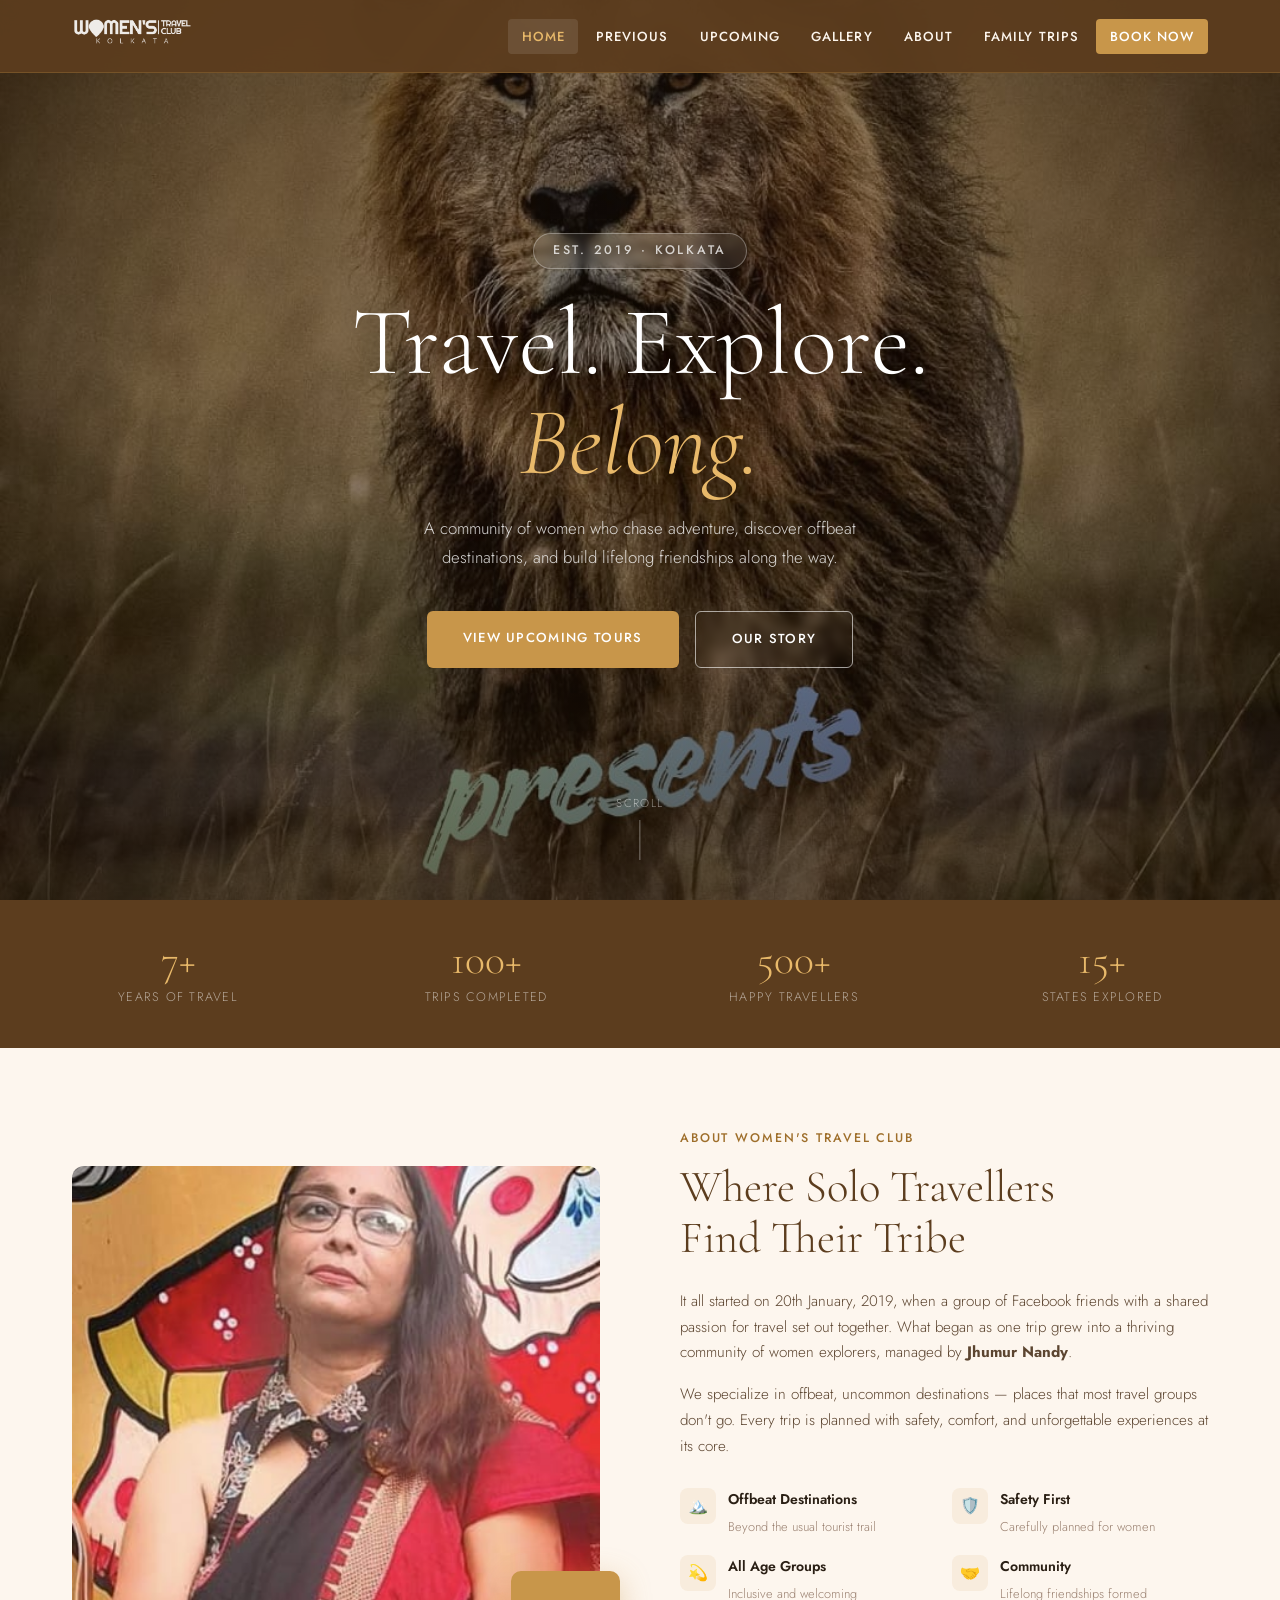
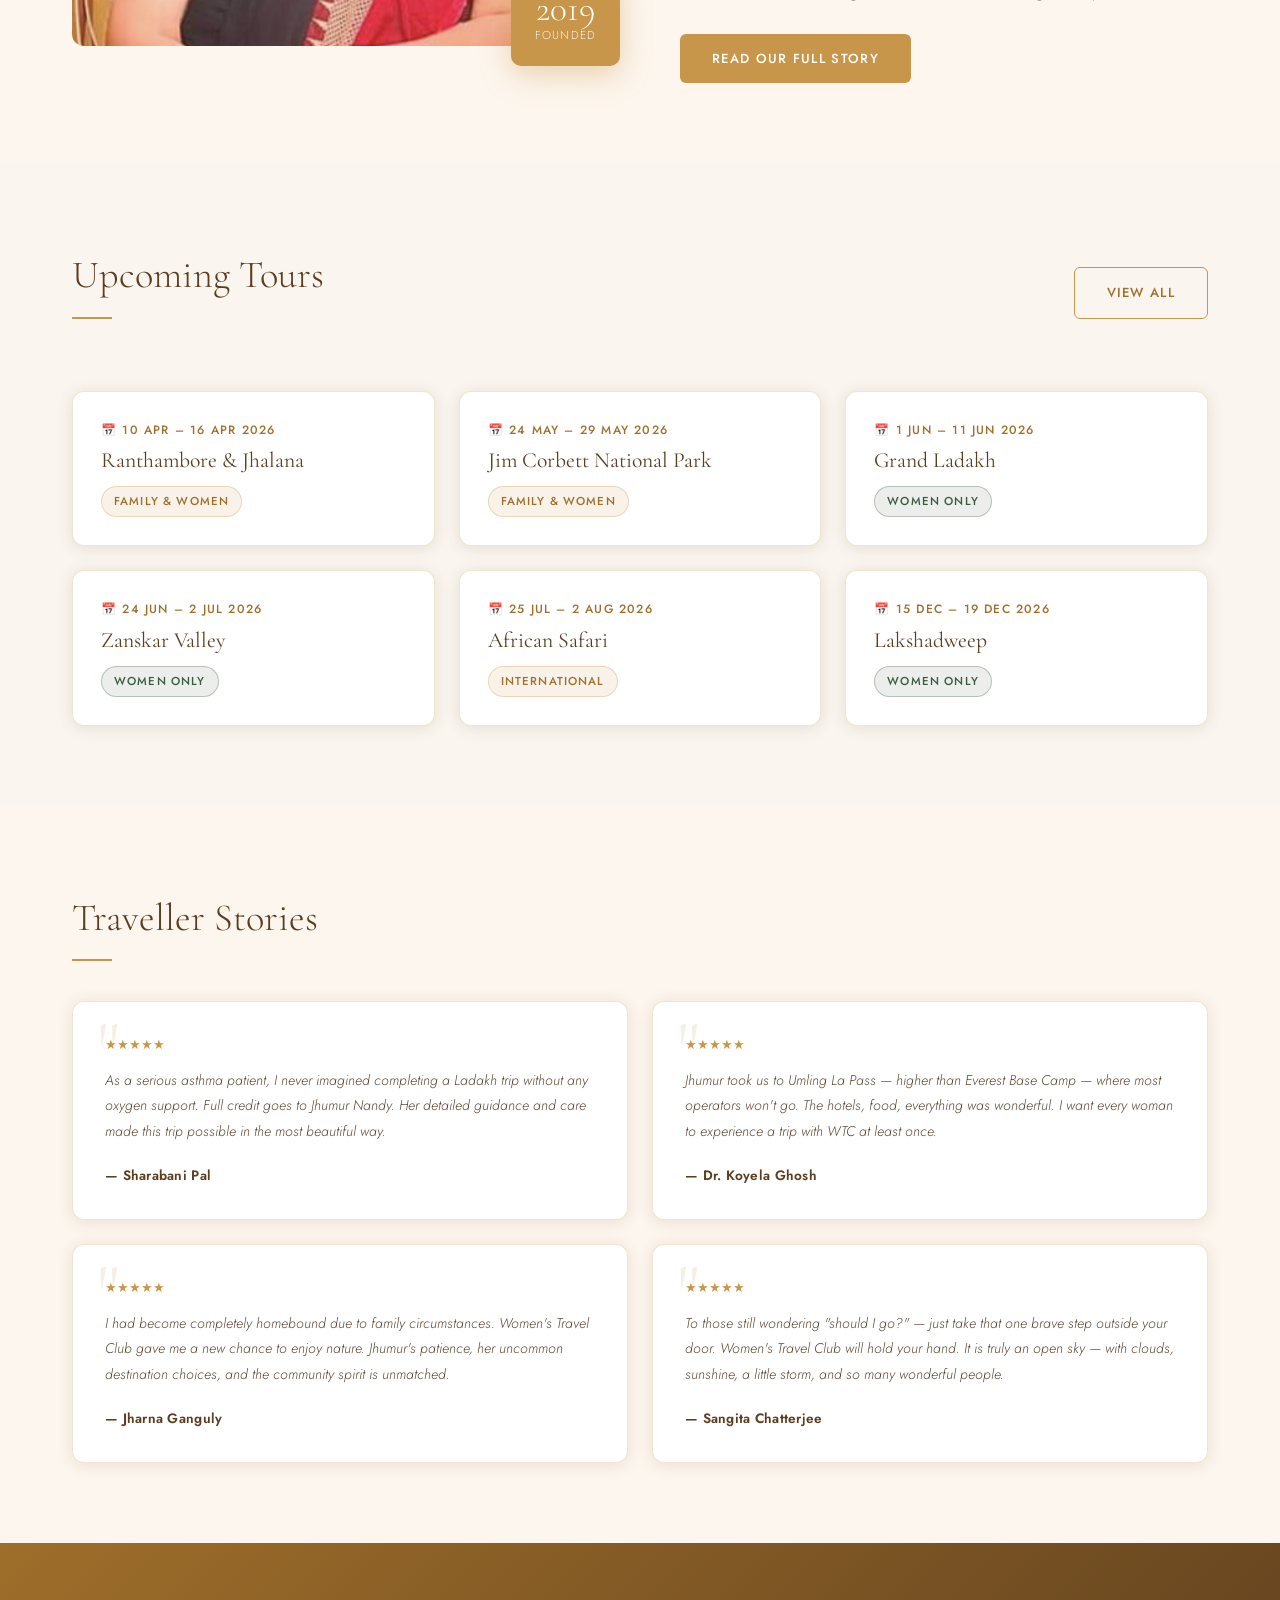
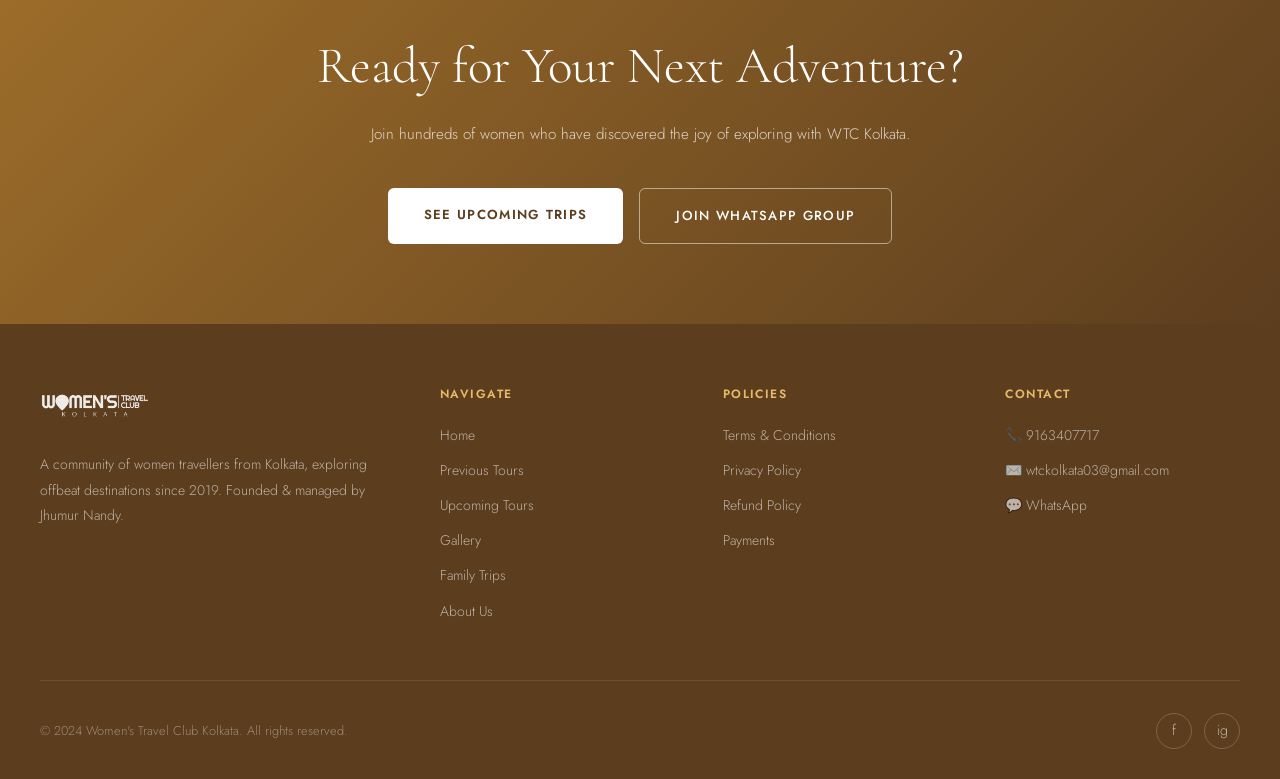
<file: index.html>
<!DOCTYPE html>
<html lang="en">
<head>
  <meta charset="UTF-8" />
  <meta name="viewport" content="width=device-width, initial-scale=1.0" />
  <title>Women's Travel Club Kolkata</title>
  <link rel="stylesheet" href="style.css" />
  <style>
    /* HERO */
    .hero {
      position: relative;
      height: 100vh;
      min-height: 600px;
      display: flex;
      align-items: center;
      justify-content: center;
      overflow: hidden;
      text-align: center;
    }
    .hero-bg {
      position: absolute; inset: 0;
      background: url('trip.jpg') center/cover no-repeat;
    }
    .hero-bg::after {
      content: '';
      position: absolute; inset: 0;
      background: linear-gradient(to bottom,
        rgba(30, 18, 6, 0.55) 0%,
        rgba(30, 18, 6, 0.35) 50%,
        rgba(30, 18, 6, 0.65) 100%);
    }
    .hero-content {
      position: relative; z-index: 2;
      max-width: 780px;
      padding: 2rem;
    }
    .hero-eyebrow {
      display: inline-block;
      font-size: 0.78rem;
      font-weight: 500;
      letter-spacing: 0.22em;
      text-transform: uppercase;
      color: rgba(255,255,255,0.75);
      border: 1px solid rgba(255,255,255,0.3);
      padding: 0.4rem 1.2rem;
      border-radius: 20px;
      margin-bottom: 1.5rem;
      backdrop-filter: blur(4px);
      background: rgba(255,255,255,0.08);
    }
    .hero h1 {
      font-family: 'Cormorant Garamond', serif;
      font-size: clamp(3rem, 8vw, 6rem);
      font-weight: 300;
      color: white;
      line-height: 1.05;
      margin-bottom: 1.25rem;
      text-shadow: 0 2px 20px rgba(0,0,0,0.3);
    }
    .hero h1 em { font-style: italic; color: #e8b96a; }
    .hero p {
      font-size: 1.05rem;
      color: rgba(255,255,255,0.82);
      max-width: 520px;
      margin: 0 auto 2.5rem;
      font-weight: 300;
    }
    .hero-actions { display: flex; gap: 1rem; justify-content: center; flex-wrap: wrap; }
    .btn-hero-primary {
      background: var(--gold);
      color: white;
      padding: 1rem 2.25rem;
      border-radius: 6px;
      text-decoration: none;
      font-size: 0.82rem;
      font-weight: 500;
      letter-spacing: 0.1em;
      text-transform: uppercase;
      transition: 0.3s;
    }
    .btn-hero-primary:hover { background: var(--gold-dark); transform: translateY(-2px); }
    .btn-hero-outline {
      border: 1.5px solid rgba(255,255,255,0.6);
      color: white;
      padding: 1rem 2.25rem;
      border-radius: 6px;
      text-decoration: none;
      font-size: 0.82rem;
      font-weight: 500;
      letter-spacing: 0.1em;
      text-transform: uppercase;
      transition: 0.3s;
      backdrop-filter: blur(4px);
    }
    .btn-hero-outline:hover { border-color: white; background: rgba(255,255,255,0.1); }
    .hero-scroll {
      position: absolute;
      bottom: 2.5rem; left: 50%;
      transform: translateX(-50%);
      z-index: 2;
      display: flex;
      flex-direction: column;
      align-items: center;
      gap: 6px;
      color: rgba(255,255,255,0.5);
      font-size: 0.72rem;
      letter-spacing: 0.12em;
      text-transform: uppercase;
      animation: bounce 2s infinite;
    }
    .hero-scroll::after {
      content: '';
      display: block;
      width: 1px; height: 40px;
      background: rgba(255,255,255,0.4);
    }
    @keyframes bounce { 0%,100%{transform:translateX(-50%) translateY(0)} 50%{transform:translateX(-50%) translateY(6px)} }

    /* STATS BAR */
    .stats-bar {
      background: var(--brown);
      padding: 2.5rem 2rem;
    }
    .stats-inner {
      max-width: 1200px;
      margin: 0 auto;
      display: grid;
      grid-template-columns: repeat(4, 1fr);
      gap: 2rem;
      text-align: center;
    }
    .stat-num {
      font-family: 'Cormorant Garamond', serif;
      font-size: 2.6rem;
      font-weight: 300;
      color: var(--gold-light);
      line-height: 1;
    }
    .stat-label {
      font-size: 0.78rem;
      letter-spacing: 0.1em;
      text-transform: uppercase;
      color: rgba(255,255,255,0.55);
      margin-top: 0.35rem;
    }

    /* INTRO */
    .intro-grid {
      display: grid;
      grid-template-columns: 1fr 1fr;
      gap: 5rem;
      align-items: center;
    }
    .intro-img { position: relative; }
    .intro-img img {
      width: 100%;
      height: 480px;
      object-fit: cover;
      border-radius: 12px;
      display: block;
    }
    .intro-img-badge {
      position: absolute;
      bottom: -20px; right: -20px;
      background: var(--gold);
      color: white;
      padding: 1.25rem 1.5rem;
      border-radius: 10px;
      text-align: center;
      box-shadow: 0 8px 30px rgba(200,150,74,0.4);
    }
    .intro-img-badge .big { font-family: 'Cormorant Garamond', serif; font-size: 2.2rem; font-weight: 300; line-height: 1; }
    .intro-img-badge .small { font-size: 0.72rem; letter-spacing: 0.1em; text-transform: uppercase; opacity: 0.85; }
    .intro-text .eyebrow {
      font-size: 0.78rem;
      font-weight: 500;
      letter-spacing: 0.15em;
      text-transform: uppercase;
      color: var(--gold-dark);
      margin-bottom: 0.75rem;
    }
    .intro-text h2 {
      font-family: 'Cormorant Garamond', serif;
      font-size: clamp(2rem, 3.5vw, 3rem);
      font-weight: 300;
      color: var(--brown);
      line-height: 1.15;
      margin-bottom: 1.5rem;
    }
    .intro-text p { color: var(--text-mid); margin-bottom: 1rem; font-size: 0.95rem; }
    .intro-features {
      display: grid;
      grid-template-columns: 1fr 1fr;
      gap: 1rem;
      margin: 1.75rem 0;
    }
    .feature-item {
      display: flex;
      align-items: flex-start;
      gap: 0.75rem;
    }
    .feature-icon {
      width: 36px; height: 36px;
      min-width: 36px;
      border-radius: 8px;
      background: rgba(200,150,74,0.1);
      display: flex; align-items: center; justify-content: center;
      font-size: 1rem;
    }
    .feature-text strong { display: block; font-size: 0.88rem; font-weight: 600; color: var(--text-dark); }
    .feature-text span { font-size: 0.8rem; color: var(--text-light); }

    /* UPCOMING TOURS PREVIEW */
    .upcoming-bg {
      background: var(--warm-white);
      padding: 80px 0;
    }
    .tours-grid {
      display: grid;
      grid-template-columns: repeat(3, 1fr);
      gap: 1.5rem;
      margin-top: 2.5rem;
    }
    .tour-card {
      background: white;
      border: 1px solid var(--border);
      border-radius: 12px;
      padding: 1.75rem;
      transition: 0.3s;
      box-shadow: 0 2px 16px var(--shadow);
    }
    .tour-card:hover { transform: translateY(-4px); box-shadow: 0 12px 40px var(--shadow); }
    .tour-date {
      font-size: 0.75rem;
      font-weight: 500;
      letter-spacing: 0.1em;
      text-transform: uppercase;
      color: var(--gold-dark);
      margin-bottom: 0.5rem;
      display: flex; align-items: center; gap: 0.4rem;
    }
    .tour-name {
      font-family: 'Cormorant Garamond', serif;
      font-size: 1.35rem;
      font-weight: 400;
      color: var(--brown);
      margin-bottom: 0.75rem;
      line-height: 1.2;
    }
    .tour-type {
      font-size: 0.75rem;
      color: var(--text-light);
    }

    /* REVIEWS */
    .reviews-grid {
      display: grid;
      grid-template-columns: repeat(2, 1fr);
      gap: 1.5rem;
      margin-top: 2.5rem;
    }
    .review-card {
      background: white;
      border: 1px solid var(--border);
      border-radius: 12px;
      padding: 2rem;
      position: relative;
      box-shadow: 0 2px 16px var(--shadow);
    }
    .review-card::before {
      content: '"';
      font-family: 'Cormorant Garamond', serif;
      font-size: 5rem;
      color: rgba(200,150,74,0.15);
      position: absolute;
      top: 0.5rem; left: 1.5rem;
      line-height: 1;
    }
    .review-text {
      font-size: 0.88rem;
      color: var(--text-mid);
      line-height: 1.8;
      margin-bottom: 1.25rem;
      font-style: italic;
    }
    .review-author {
      font-weight: 600;
      font-size: 0.85rem;
      color: var(--brown);
      letter-spacing: 0.02em;
    }
    .review-stars { color: var(--gold); font-size: 0.8rem; margin-bottom: 0.75rem; }

    /* CTA STRIP */
    .cta-strip {
      background: linear-gradient(135deg, var(--gold-dark), var(--brown));
      padding: 80px 2rem;
      text-align: center;
    }
    .cta-strip h2 {
      font-family: 'Cormorant Garamond', serif;
      font-size: clamp(2rem, 4vw, 3.2rem);
      font-weight: 300;
      color: white;
      margin-bottom: 0.75rem;
    }
    .cta-strip p { color: rgba(255,255,255,0.75); margin-bottom: 2.5rem; font-size: 0.95rem; }
    .cta-actions { display: flex; gap: 1rem; justify-content: center; flex-wrap: wrap; }
    .btn-cta-white {
      background: white;
      color: var(--brown);
      padding: 1rem 2.25rem;
      border-radius: 6px;
      text-decoration: none;
      font-size: 0.82rem;
      font-weight: 600;
      letter-spacing: 0.1em;
      text-transform: uppercase;
      transition: 0.3s;
    }
    .btn-cta-white:hover { background: var(--cream); transform: translateY(-2px); }
    .btn-cta-outline {
      border: 1.5px solid rgba(255,255,255,0.5);
      color: white;
      padding: 1rem 2.25rem;
      border-radius: 6px;
      text-decoration: none;
      font-size: 0.82rem;
      font-weight: 500;
      letter-spacing: 0.1em;
      text-transform: uppercase;
      transition: 0.3s;
    }
    .btn-cta-outline:hover { border-color: white; background: rgba(255,255,255,0.1); }

    /* FADE IN */
    .fade-in { opacity: 0; transform: translateY(24px); transition: opacity 0.7s ease, transform 0.7s ease; }
    .fade-in.visible { opacity: 1; transform: none; }

    @media (max-width: 900px) {
      .intro-grid { grid-template-columns: 1fr; gap: 3rem; }
      .intro-img-badge { right: 0; }
      .tours-grid { grid-template-columns: 1fr 1fr; }
      .reviews-grid { grid-template-columns: 1fr; }
      .stats-inner { grid-template-columns: repeat(2, 1fr); }
    }
    @media (max-width: 600px) {
      .tours-grid { grid-template-columns: 1fr; }
      .stats-inner { grid-template-columns: repeat(2, 1fr); }
      .intro-features { grid-template-columns: 1fr; }
    }
  </style>
</head>
<body>

<!-- NAV -->
<nav>
  <div class="nav-inner">
    <a class="nav-logo" href="index.html">
      <img src="logo.png" alt="Women's Travel Club Kolkata" />
    </a>
    <ul class="nav-links">
      <li><a href="index.html">Home</a></li>
      <li><a href="previous_tours.html">Previous</a></li>
      <li><a href="upcoming_tours.html">Upcoming</a></li>
      <li><a href="gallery.html">Gallery</a></li>
      <li><a href="about.html">About</a></li>
      <li><a href="family.html">Family Trips</a></li>
      <li><a href="payments.html" class="nav-cta">Book Now</a></li>
    </ul>
    <div class="hamburger" aria-label="Menu">
      <span></span><span></span><span></span>
    </div>
  </div>
</nav>

<!-- HERO -->
<section class="hero">
  <div class="hero-bg"></div>
  <div class="hero-content">
    <span class="hero-eyebrow">Est. 2019 · Kolkata</span>
    <h1>Travel. Explore.<br><em>Belong.</em></h1>
    <p>A community of women who chase adventure, discover offbeat destinations, and build lifelong friendships along the way.</p>
    <div class="hero-actions">
      <a href="upcoming_tours.html" class="btn-hero-primary">View Upcoming Tours</a>
      <a href="about.html" class="btn-hero-outline">Our Story</a>
    </div>
  </div>
  <div class="hero-scroll">Scroll</div>
</section>

<!-- STATS BAR -->
<div class="stats-bar">
  <div class="stats-inner">
    <div><div class="stat-num">7+</div><div class="stat-label">Years of Travel</div></div>
    <div><div class="stat-num">100+</div><div class="stat-label">Trips Completed</div></div>
    <div><div class="stat-num">500+</div><div class="stat-label">Happy Travellers</div></div>
    <div><div class="stat-num">15+</div><div class="stat-label">States Explored</div></div>
  </div>
</div>

<!-- INTRO -->
<div class="section fade-in">
  <div class="intro-grid">
    <div class="intro-img">
      <img src="dp.jpg" alt="Women's Travel Club" />
      <div class="intro-img-badge">
        <div class="big">2019</div>
        <div class="small">Founded</div>
      </div>
    </div>
    <div class="intro-text">
      <p class="eyebrow">About Women's Travel Club</p>
      <h2>Where Solo Travellers<br>Find Their Tribe</h2>
      <p>It all started on 20th January, 2019, when a group of Facebook friends with a shared passion for travel set out together. What began as one trip grew into a thriving community of women explorers, managed by <strong>Jhumur Nandy</strong>.</p>
      <p>We specialize in offbeat, uncommon destinations — places that most travel groups don't go. Every trip is planned with safety, comfort, and unforgettable experiences at its core.</p>
      <div class="intro-features">
        <div class="feature-item">
          <div class="feature-icon">🏔️</div>
          <div class="feature-text">
            <strong>Offbeat Destinations</strong>
            <span>Beyond the usual tourist trail</span>
          </div>
        </div>
        <div class="feature-item">
          <div class="feature-icon">🛡️</div>
          <div class="feature-text">
            <strong>Safety First</strong>
            <span>Carefully planned for women</span>
          </div>
        </div>
        <div class="feature-item">
          <div class="feature-icon">💫</div>
          <div class="feature-text">
            <strong>All Age Groups</strong>
            <span>Inclusive and welcoming</span>
          </div>
        </div>
        <div class="feature-item">
          <div class="feature-icon">🤝</div>
          <div class="feature-text">
            <strong>Community</strong>
            <span>Lifelong friendships formed</span>
          </div>
        </div>
      </div>
      <a href="about.html" class="btn btn-primary">Read Our Full Story</a>
    </div>
  </div>
</div>

<!-- UPCOMING TOURS PREVIEW -->
<div class="upcoming-bg">
  <div class="section" style="padding-top:0;padding-bottom:0;">
    <div style="display:flex;justify-content:space-between;align-items:flex-end;flex-wrap:wrap;gap:1rem;">
      <div>
        <h2 class="section-title">Upcoming Tours</h2>
        <span class="rule"></span>
      </div>
      <a href="upcoming_tours.html" class="btn btn-outline" style="margin-bottom:2rem;">View All</a>
    </div>
    <div class="tours-grid">
      <div class="tour-card fade-in">
        <div class="tour-date">📅 10 Apr – 16 Apr 2026</div>
        <div class="tour-name">Ranthambore &amp; Jhalana</div>
        <span class="badge">Family &amp; Women</span>
      </div>
      <div class="tour-card fade-in">
        <div class="tour-date">📅 24 May – 29 May 2026</div>
        <div class="tour-name">Jim Corbett National Park</div>
        <span class="badge">Family &amp; Women</span>
      </div>
      <div class="tour-card fade-in">
        <div class="tour-date">📅 1 Jun – 11 Jun 2026</div>
        <div class="tour-name">Grand Ladakh</div>
        <span class="badge green">Women Only</span>
      </div>
      <div class="tour-card fade-in">
        <div class="tour-date">📅 24 Jun – 2 Jul 2026</div>
        <div class="tour-name">Zanskar Valley</div>
        <span class="badge green">Women Only</span>
      </div>
      <div class="tour-card fade-in">
        <div class="tour-date">📅 25 Jul – 2 Aug 2026</div>
        <div class="tour-name">African Safari</div>
        <span class="badge">International</span>
      </div>
      <div class="tour-card fade-in">
        <div class="tour-date">📅 15 Dec – 19 Dec 2026</div>
        <div class="tour-name">Lakshadweep</div>
        <span class="badge green">Women Only</span>
      </div>
    </div>
  </div>
</div>

<!-- REVIEWS -->
<div class="section fade-in">
  <h2 class="section-title">Traveller Stories</h2>
  <span class="rule"></span>
  <div class="reviews-grid">
    <div class="review-card">
      <div class="review-stars">★★★★★</div>
      <p class="review-text">As a serious asthma patient, I never imagined completing a Ladakh trip without any oxygen support. Full credit goes to Jhumur Nandy. Her detailed guidance and care made this trip possible in the most beautiful way.</p>
      <div class="review-author">— Sharabani Pal</div>
    </div>
    <div class="review-card">
      <div class="review-stars">★★★★★</div>
      <p class="review-text">Jhumur took us to Umling La Pass — higher than Everest Base Camp — where most operators won't go. The hotels, food, everything was wonderful. I want every woman to experience a trip with WTC at least once.</p>
      <div class="review-author">— Dr. Koyela Ghosh</div>
    </div>
    <div class="review-card">
      <div class="review-stars">★★★★★</div>
      <p class="review-text">I had become completely homebound due to family circumstances. Women's Travel Club gave me a new chance to enjoy nature. Jhumur's patience, her uncommon destination choices, and the community spirit is unmatched.</p>
      <div class="review-author">— Jharna Ganguly</div>
    </div>
    <div class="review-card">
      <div class="review-stars">★★★★★</div>
      <p class="review-text">To those still wondering "should I go?" — just take that one brave step outside your door. Women's Travel Club will hold your hand. It is truly an open sky — with clouds, sunshine, a little storm, and so many wonderful people.</p>
      <div class="review-author">— Sangita Chatterjee</div>
    </div>
  </div>
</div>

<!-- CTA STRIP -->
<div class="cta-strip">
  <h2>Ready for Your Next Adventure?</h2>
  <p>Join hundreds of women who have discovered the joy of exploring with WTC Kolkata.</p>
  <div class="cta-actions">
    <a href="upcoming_tours.html" class="btn-cta-white">See Upcoming Trips</a>
    <a href="https://wa.me/qr/R7JCJQOXOACNO1" target="_blank" class="btn-cta-outline">Join WhatsApp Group</a>
  </div>
</div>

<!-- FOOTER -->
<footer>
  <div class="footer-inner">
    <div class="footer-grid">
      <div class="footer-logo">
        <img src="logo.png" alt="WTC Kolkata" />
        <p>A community of women travellers from Kolkata, exploring offbeat destinations since 2019. Founded &amp; managed by Jhumur Nandy.</p>
      </div>
      <div class="footer-col">
        <h4>Navigate</h4>
        <ul>
          <li><a href="index.html">Home</a></li>
          <li><a href="previous_tours.html">Previous Tours</a></li>
          <li><a href="upcoming_tours.html">Upcoming Tours</a></li>
          <li><a href="gallery.html">Gallery</a></li>
          <li><a href="family.html">Family Trips</a></li>
          <li><a href="about.html">About Us</a></li>
        </ul>
      </div>
      <div class="footer-col">
        <h4>Policies</h4>
        <ul>
          <li><a href="tandc.html">Terms &amp; Conditions</a></li>
          <li><a href="privacy.html">Privacy Policy</a></li>
          <li><a href="refund.html">Refund Policy</a></li>
          <li><a href="payments.html">Payments</a></li>
        </ul>
      </div>
      <div class="footer-col">
        <h4>Contact</h4>
        <ul>
          <li><a href="tel:9163407717">📞 9163407717</a></li>
          <li><a href="mailto:wtckolkata03@gmail.com">✉️ wtckolkata03@gmail.com</a></li>
          <li><a href="https://wa.me/qr/R7JCJQOXOACNO1" target="_blank">💬 WhatsApp</a></li>
        </ul>
      </div>
    </div>
    <div class="footer-bottom">
      <span>© 2024 Women's Travel Club Kolkata. All rights reserved.</span>
      <div class="footer-social">
        <a class="social-link" href="https://www.facebook.com/share/g/15WhLAve8J" target="_blank" title="Facebook">f</a>
        <a class="social-link" href="https://www.instagram.com" target="_blank" title="Instagram">ig</a>
      </div>
    </div>
  </div>
</footer>

<script src="main.js"></script>
</body>
</html>
</file>
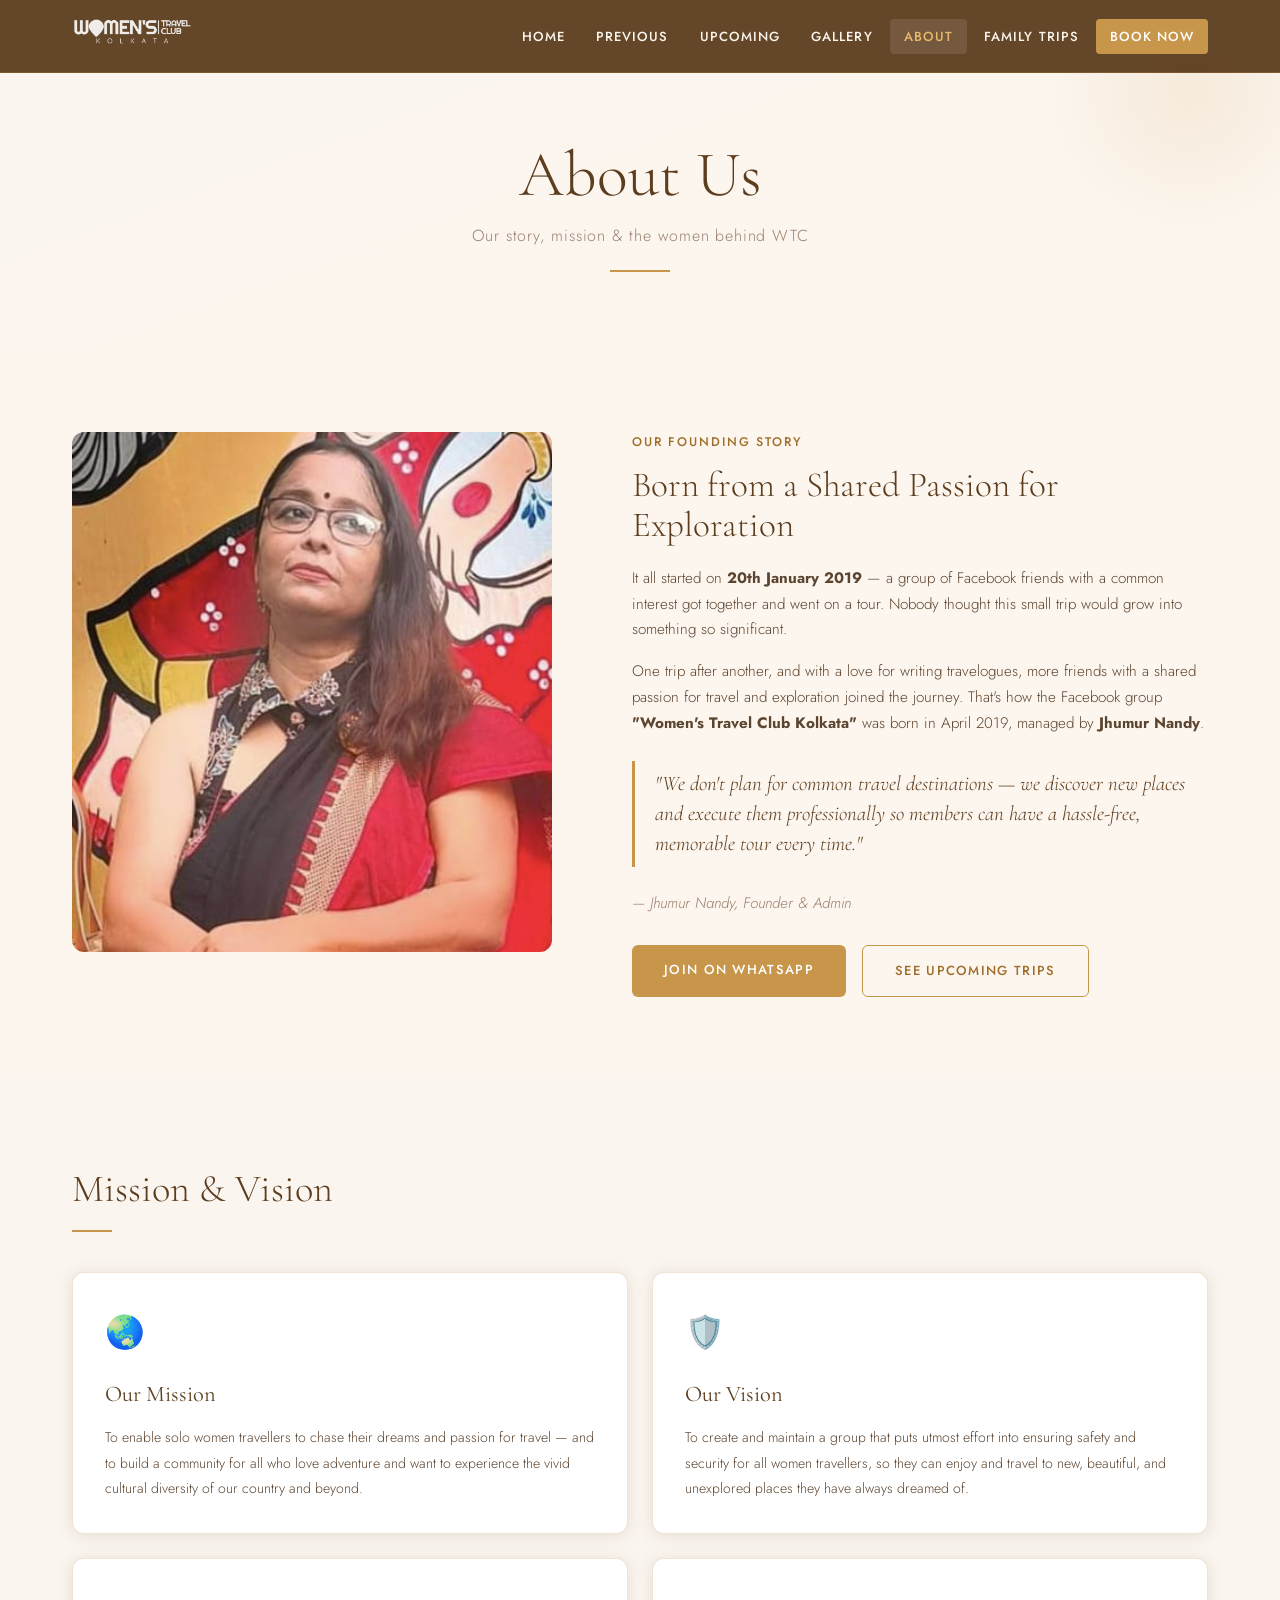
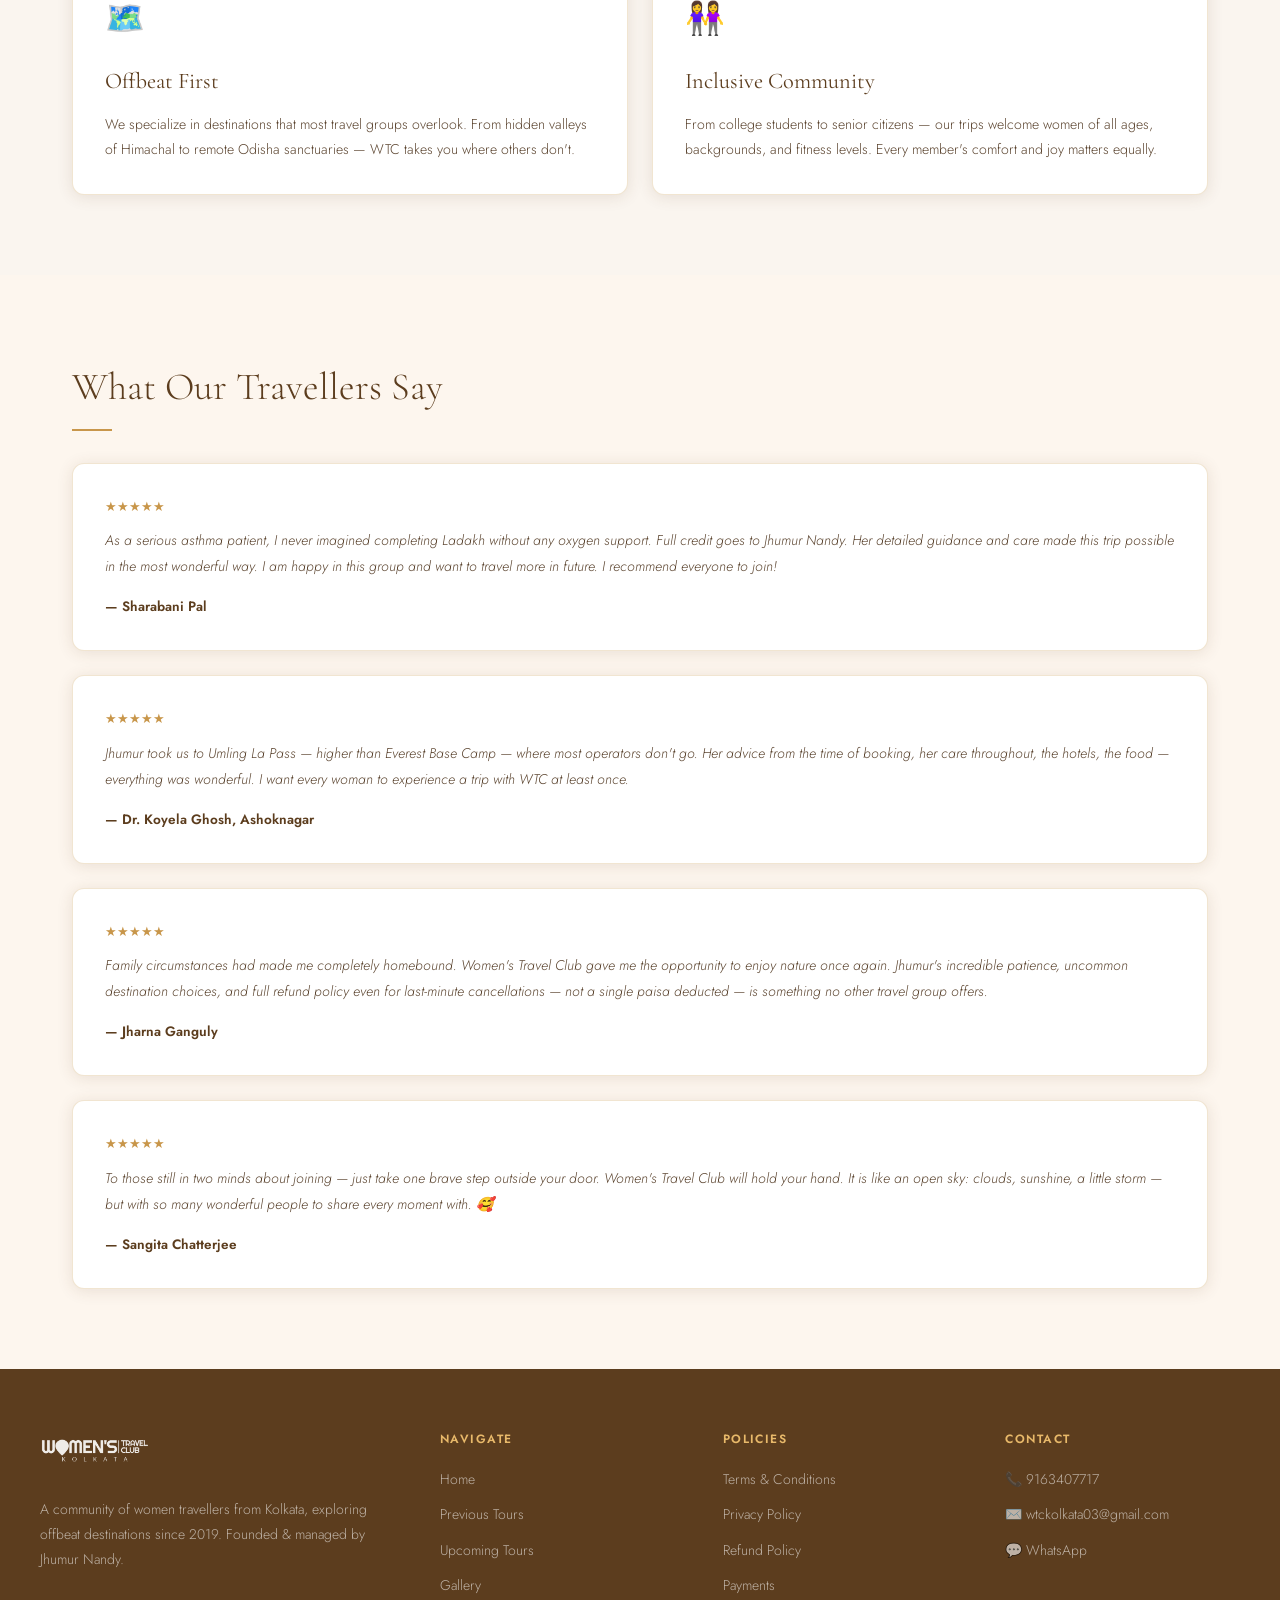
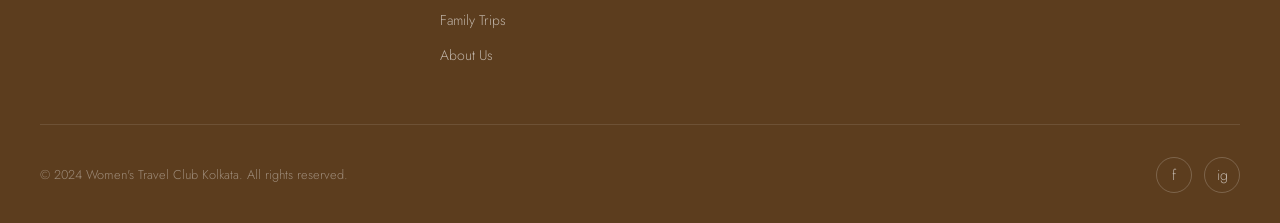
<file: about.html>
<!DOCTYPE html>
<html lang="en">
<head>
  <meta charset="UTF-8" />
  <meta name="viewport" content="width=device-width, initial-scale=1.0" />
  <title>About – Women's Travel Club Kolkata</title>
  <link rel="stylesheet" href="style.css" />
  <style>
    .about-grid { display: grid; grid-template-columns: 1fr 1.2fr; gap: 5rem; align-items: start; }
    .about-photo img { width: 100%; border-radius: 12px; object-fit: cover; height: 520px; }
    .about-text p { color: var(--text-mid); margin-bottom: 1rem; font-size: 0.95rem; }
    .about-text h2 { font-family: 'Cormorant Garamond', serif; font-size: 2.2rem; font-weight: 300; color: var(--brown); margin-bottom: 1.25rem; line-height: 1.15; }
    .about-text blockquote {
      border-left: 3px solid var(--gold);
      padding: 0.5rem 0 0.5rem 1.25rem;
      margin: 1.5rem 0;
      font-family: 'Cormorant Garamond', serif;
      font-size: 1.3rem;
      font-style: italic;
      color: var(--brown);
      line-height: 1.45;
    }
    .mission-grid { display: grid; grid-template-columns: 1fr 1fr; gap: 1.5rem; margin-top: 2.5rem; }
    .mission-card { background: white; border: 1px solid var(--border); border-radius: 12px; padding: 2rem; box-shadow: 0 2px 16px var(--shadow); }
    .mission-icon { font-size: 2rem; margin-bottom: 1rem; }
    .mission-card h3 { font-family: 'Cormorant Garamond', serif; font-size: 1.4rem; font-weight: 400; color: var(--brown); margin-bottom: 0.75rem; }
    .mission-card p { font-size: 0.88rem; color: var(--text-mid); line-height: 1.8; }
    .reviews-stack { display: flex; flex-direction: column; gap: 1.5rem; }
    .review-card { background: white; border: 1px solid var(--border); border-radius: 12px; padding: 2rem; position: relative; box-shadow: 0 2px 16px var(--shadow); }
    .review-quote { font-size: 0.88rem; color: var(--text-mid); line-height: 1.85; margin-bottom: 1rem; font-style: italic; }
    .review-name { font-weight: 600; font-size: 0.85rem; color: var(--brown); }
    .stars { color: var(--gold); font-size: 0.8rem; margin-bottom: 0.6rem; }
    .fade-in { opacity: 0; transform: translateY(24px); transition: opacity 0.7s, transform 0.7s; }
    .fade-in.visible { opacity: 1; transform: none; }
    @media (max-width: 900px) {
      .about-grid { grid-template-columns: 1fr; gap: 2.5rem; }
      .mission-grid { grid-template-columns: 1fr; }
      .about-photo img { height: 320px; }
    }
  </style>
</head>
<body>
<nav>
  <div class="nav-inner">
    <a class="nav-logo" href="index.html"><img src="logo.png" alt="Women's Travel Club Kolkata" /></a>
    <ul class="nav-links">
      <li><a href="index.html">Home</a></li>
      <li><a href="previous_tours.html">Previous</a></li>
      <li><a href="upcoming_tours.html">Upcoming</a></li>
      <li><a href="gallery.html">Gallery</a></li>
      <li><a href="about.html">About</a></li>
      <li><a href="family.html">Family Trips</a></li>
      <li><a href="payments.html" class="nav-cta">Book Now</a></li>
    </ul>
    <div class="hamburger"><span></span><span></span><span></span></div>
  </div>
</nav>

<div class="page-header">
  <h1>About Us</h1>
  <p class="subtitle">Our story, mission &amp; the women behind WTC</p>
  <span class="header-rule"></span>
</div>

<!-- STORY SECTION -->
<div class="section fade-in">
  <div class="about-grid">
    <div class="about-photo">
      <img src="dp.jpg" alt="Jhumur Nandy – Founder" />
    </div>
    <div class="about-text">
      <p style="font-size:0.78rem;font-weight:500;letter-spacing:0.15em;text-transform:uppercase;color:var(--gold-dark);margin-bottom:0.75rem;">Our Founding Story</p>
      <h2>Born from a Shared Passion for Exploration</h2>
      <p>It all started on <strong>20th January 2019</strong> — a group of Facebook friends with a common interest got together and went on a tour. Nobody thought this small trip would grow into something so significant.</p>
      <p>One trip after another, and with a love for writing travelogues, more friends with a shared passion for travel and exploration joined the journey. That's how the Facebook group <strong>"Women's Travel Club Kolkata"</strong> was born in April 2019, managed by <strong>Jhumur Nandy</strong>.</p>
      <blockquote>"We don't plan for common travel destinations — we discover new places and execute them professionally so members can have a hassle-free, memorable tour every time."</blockquote>
      <p style="color:var(--text-light);font-style:italic;">— Jhumur Nandy, Founder &amp; Admin</p>
      <div style="margin-top:1.75rem;display:flex;gap:1rem;flex-wrap:wrap;">
        <a href="https://wa.me/qr/R7JCJQOXOACNO1" target="_blank" class="btn btn-primary">Join on WhatsApp</a>
        <a href="upcoming_tours.html" class="btn btn-outline">See Upcoming Trips</a>
      </div>
    </div>
  </div>
</div>

<!-- MISSION & VISION -->
<div style="background:var(--warm-white);padding:80px 0;">
  <div class="section" style="padding-top:0;padding-bottom:0;">
    <h2 class="section-title">Mission &amp; Vision</h2>
    <span class="rule"></span>
    <div class="mission-grid fade-in">
      <div class="mission-card">
        <div class="mission-icon">🌏</div>
        <h3>Our Mission</h3>
        <p>To enable solo women travellers to chase their dreams and passion for travel — and to build a community for all who love adventure and want to experience the vivid cultural diversity of our country and beyond.</p>
      </div>
      <div class="mission-card">
        <div class="mission-icon">🛡️</div>
        <h3>Our Vision</h3>
        <p>To create and maintain a group that puts utmost effort into ensuring safety and security for all women travellers, so they can enjoy and travel to new, beautiful, and unexplored places they have always dreamed of.</p>
      </div>
      <div class="mission-card">
        <div class="mission-icon">🗺️</div>
        <h3>Offbeat First</h3>
        <p>We specialize in destinations that most travel groups overlook. From hidden valleys of Himachal to remote Odisha sanctuaries — WTC takes you where others don't.</p>
      </div>
      <div class="mission-card">
        <div class="mission-icon">👭</div>
        <h3>Inclusive Community</h3>
        <p>From college students to senior citizens — our trips welcome women of all ages, backgrounds, and fitness levels. Every member's comfort and joy matters equally.</p>
      </div>
    </div>
  </div>
</div>

<!-- REVIEWS -->
<div class="section fade-in">
  <h2 class="section-title">What Our Travellers Say</h2>
  <span class="rule"></span>
  <div class="reviews-stack">
    <div class="review-card">
      <div class="stars">★★★★★</div>
      <p class="review-quote">As a serious asthma patient, I never imagined completing Ladakh without any oxygen support. Full credit goes to Jhumur Nandy. Her detailed guidance and care made this trip possible in the most wonderful way. I am happy in this group and want to travel more in future. I recommend everyone to join!</p>
      <div class="review-name">— Sharabani Pal</div>
    </div>
    <div class="review-card">
      <div class="stars">★★★★★</div>
      <p class="review-quote">Jhumur took us to Umling La Pass — higher than Everest Base Camp — where most operators don't go. Her advice from the time of booking, her care throughout, the hotels, the food — everything was wonderful. I want every woman to experience a trip with WTC at least once.</p>
      <div class="review-name">— Dr. Koyela Ghosh, Ashoknagar</div>
    </div>
    <div class="review-card">
      <div class="stars">★★★★★</div>
      <p class="review-quote">Family circumstances had made me completely homebound. Women's Travel Club gave me the opportunity to enjoy nature once again. Jhumur's incredible patience, uncommon destination choices, and full refund policy even for last-minute cancellations — not a single paisa deducted — is something no other travel group offers.</p>
      <div class="review-name">— Jharna Ganguly</div>
    </div>
    <div class="review-card">
      <div class="stars">★★★★★</div>
      <p class="review-quote">To those still in two minds about joining — just take one brave step outside your door. Women's Travel Club will hold your hand. It is like an open sky: clouds, sunshine, a little storm — but with so many wonderful people to share every moment with. 🥰</p>
      <div class="review-name">— Sangita Chatterjee</div>
    </div>
  </div>
</div>

<footer>
  <div class="footer-inner">
    <div class="footer-grid">
      <div class="footer-logo">
        <img src="logo.png" alt="WTC Kolkata" />
        <p>A community of women travellers from Kolkata, exploring offbeat destinations since 2019. Founded &amp; managed by Jhumur Nandy.</p>
      </div>
      <div class="footer-col">
        <h4>Navigate</h4>
        <ul>
          <li><a href="index.html">Home</a></li>
          <li><a href="previous_tours.html">Previous Tours</a></li>
          <li><a href="upcoming_tours.html">Upcoming Tours</a></li>
          <li><a href="gallery.html">Gallery</a></li>
          <li><a href="family.html">Family Trips</a></li>
          <li><a href="about.html">About Us</a></li>
        </ul>
      </div>
      <div class="footer-col">
        <h4>Policies</h4>
        <ul>
          <li><a href="tandc.html">Terms &amp; Conditions</a></li>
          <li><a href="privacy.html">Privacy Policy</a></li>
          <li><a href="refund.html">Refund Policy</a></li>
          <li><a href="payments.html">Payments</a></li>
        </ul>
      </div>
      <div class="footer-col">
        <h4>Contact</h4>
        <ul>
          <li><a href="tel:9163407717">📞 9163407717</a></li>
          <li><a href="mailto:wtckolkata03@gmail.com">✉️ wtckolkata03@gmail.com</a></li>
          <li><a href="https://wa.me/qr/R7JCJQOXOACNO1" target="_blank">💬 WhatsApp</a></li>
        </ul>
      </div>
    </div>
    <div class="footer-bottom">
      <span>© 2024 Women's Travel Club Kolkata. All rights reserved.</span>
      <div class="footer-social">
        <a class="social-link" href="https://www.facebook.com/share/g/15WhLAve8J" target="_blank" title="Facebook">f</a>
        <a class="social-link" href="#" title="Instagram">ig</a>
      </div>
    </div>
  </div>
</footer>
<script src="main.js"></script>
</body>
</html>
</file>
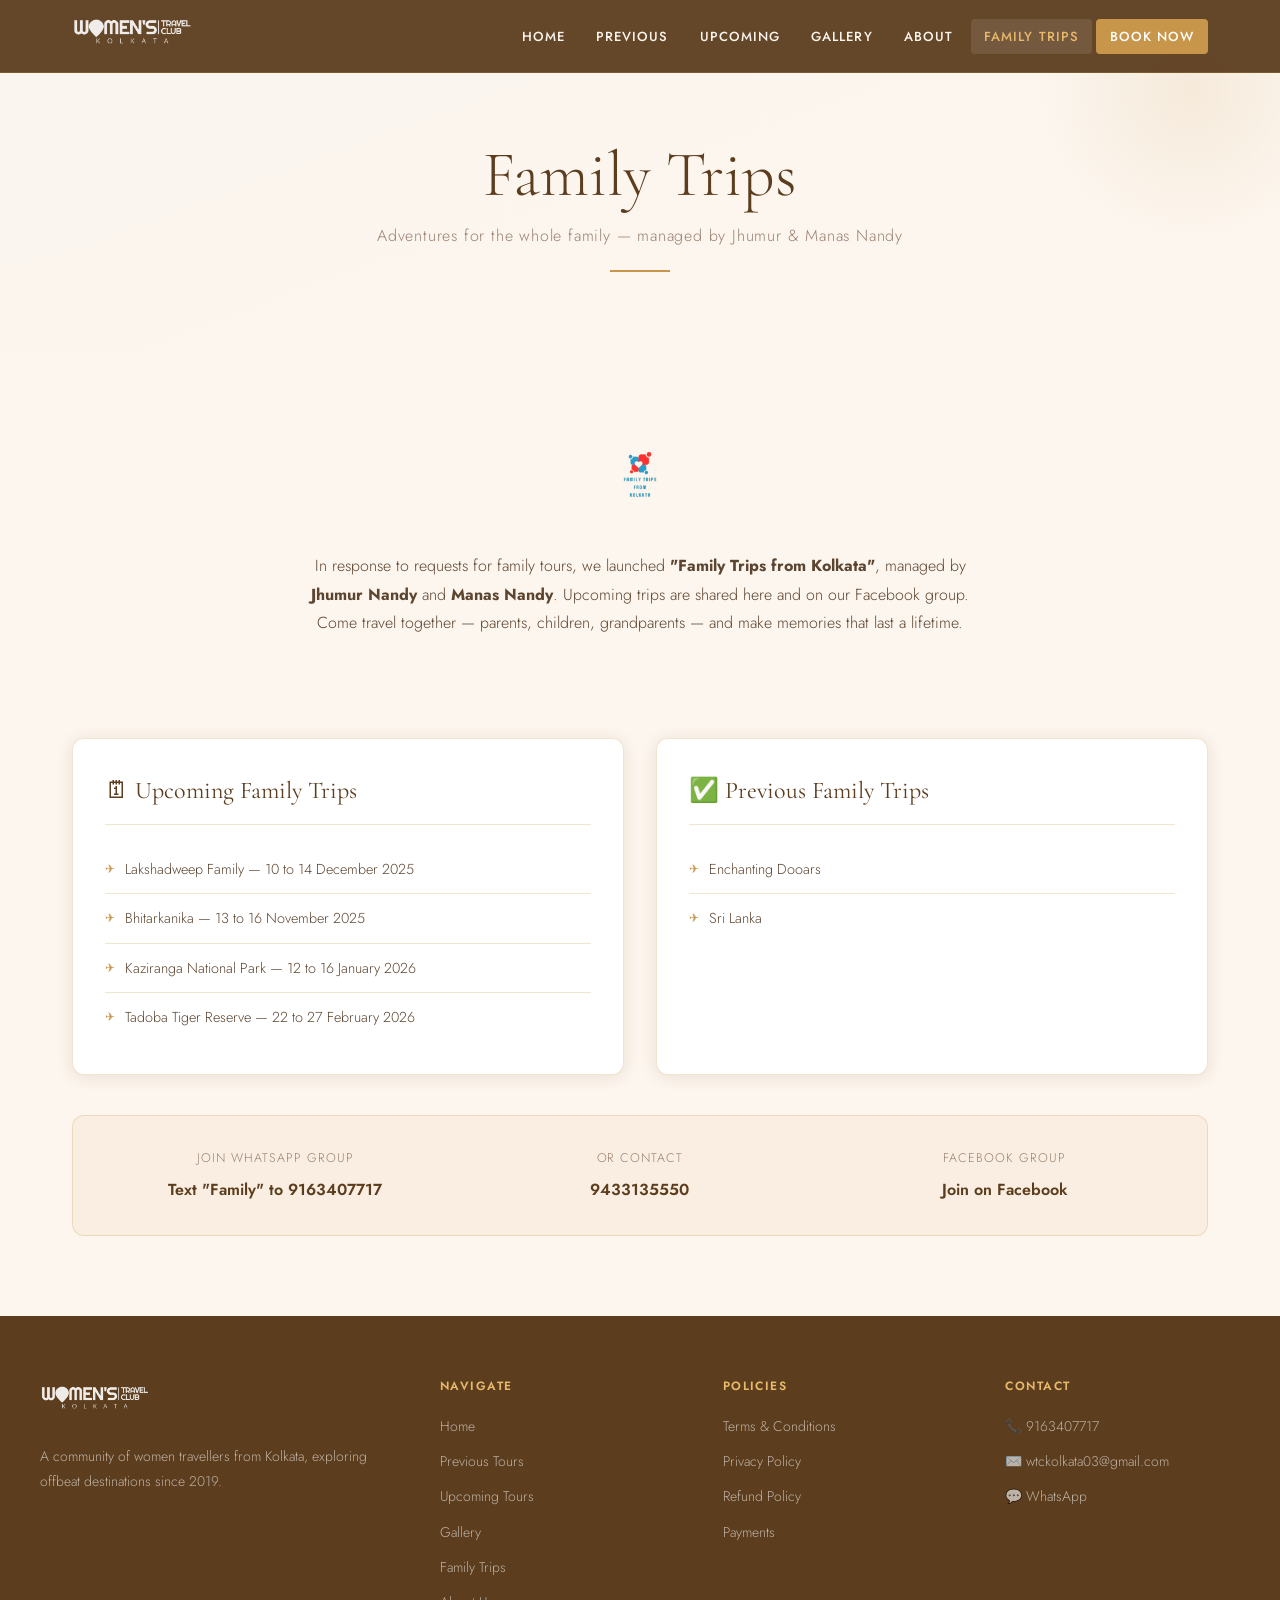
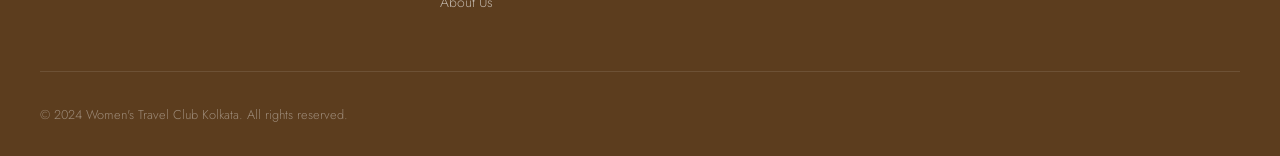
<file: family.html>
<!DOCTYPE html>
<html lang="en">
<head>
  <meta charset="UTF-8" />
  <meta name="viewport" content="width=device-width, initial-scale=1.0" />
  <title>Family Trips – Women's Travel Club Kolkata</title>
  <link rel="stylesheet" href="style.css" />
  <style>
    .family-hero {
      text-align: center;
      padding: 80px 2rem 60px;
    }
    .family-logo { margin-bottom: 2rem; }
    .family-logo img { height: 80px; width: auto; object-fit: contain; }
    .family-intro {
      max-width: 680px;
      margin: 0 auto;
      font-size: 1rem;
      color: var(--text-mid);
      line-height: 1.8;
    }
    .two-col { display: grid; grid-template-columns: 1fr 1fr; gap: 2rem; margin-top: 2.5rem; }
    .col-card {
      background: white;
      border: 1px solid var(--border);
      border-radius: 12px;
      padding: 2rem;
      box-shadow: 0 2px 16px var(--shadow);
    }
    .col-card h3 {
      font-family: 'Cormorant Garamond', serif;
      font-size: 1.5rem;
      font-weight: 400;
      color: var(--brown);
      margin-bottom: 1.25rem;
      padding-bottom: 0.75rem;
      border-bottom: 1px solid var(--border);
    }
    .trip-item {
      padding: 0.75rem 0;
      border-bottom: 1px solid var(--border);
      font-size: 0.9rem;
      color: var(--text-mid);
      display: flex;
      align-items: flex-start;
      gap: 0.6rem;
    }
    .trip-item:last-child { border-bottom: none; }
    .trip-item::before { content: '✈'; color: var(--gold); flex-shrink: 0; font-size: 0.75rem; margin-top: 0.1rem; }
    .contact-strip {
      background: rgba(200,150,74,0.08);
      border: 1px solid var(--border);
      border-radius: 12px;
      padding: 2rem;
      margin-top: 2.5rem;
      display: grid;
      grid-template-columns: 1fr 1fr 1fr;
      gap: 1.5rem;
      text-align: center;
    }
    .contact-item { display: flex; flex-direction: column; gap: 0.4rem; }
    .contact-item a {
      font-weight: 600;
      color: var(--brown);
      text-decoration: none;
      font-size: 1rem;
      transition: color 0.2s;
    }
    .contact-item a:hover { color: var(--gold-dark); }
    .contact-item span { font-size: 0.78rem; color: var(--text-light); letter-spacing: 0.08em; text-transform: uppercase; }
    .fade-in { opacity: 0; transform: translateY(20px); transition: opacity 0.6s, transform 0.6s; }
    .fade-in.visible { opacity: 1; transform: none; }
    @media (max-width: 700px) {
      .two-col { grid-template-columns: 1fr; }
      .contact-strip { grid-template-columns: 1fr; }
    }
  </style>
</head>
<body>
<nav>
  <div class="nav-inner">
    <a class="nav-logo" href="index.html"><img src="logo.png" alt="Women's Travel Club Kolkata" /></a>
    <ul class="nav-links">
      <li><a href="index.html">Home</a></li>
      <li><a href="previous_tours.html">Previous</a></li>
      <li><a href="upcoming_tours.html">Upcoming</a></li>
      <li><a href="gallery.html">Gallery</a></li>
      <li><a href="about.html">About</a></li>
      <li><a href="family.html">Family Trips</a></li>
      <li><a href="payments.html" class="nav-cta">Book Now</a></li>
    </ul>
    <div class="hamburger"><span></span><span></span><span></span></div>
  </div>
</nav>

<div class="page-header">
  <h1>Family Trips</h1>
  <p class="subtitle">Adventures for the whole family — managed by Jhumur &amp; Manas Nandy</p>
  <span class="header-rule"></span>
</div>

<div class="section fade-in">
  <div class="family-hero" style="padding-top:0;">
    <div class="family-logo">
      <img src="famlogo.png" alt="Family Trips from Kolkata" />
    </div>
    <p class="family-intro">
      In response to requests for family tours, we launched <strong>"Family Trips from Kolkata"</strong>, managed by <strong>Jhumur Nandy</strong> and <strong>Manas Nandy</strong>. Upcoming trips are shared here and on our Facebook group. Come travel together — parents, children, grandparents — and make memories that last a lifetime.
    </p>
  </div>

  <div class="two-col fade-in">
    <div class="col-card">
      <h3>🗓 Upcoming Family Trips</h3>
      <div class="trip-item">Lakshadweep Family — 10 to 14 December 2025</div>
      <div class="trip-item">Bhitarkanika — 13 to 16 November 2025</div>
      <div class="trip-item">Kaziranga National Park — 12 to 16 January 2026</div>
      <div class="trip-item">Tadoba Tiger Reserve — 22 to 27 February 2026</div>
    </div>
    <div class="col-card">
      <h3>✅ Previous Family Trips</h3>
      <div class="trip-item">Enchanting Dooars</div>
      <div class="trip-item">Sri Lanka</div>
    </div>
  </div>

  <div class="contact-strip fade-in">
    <div class="contact-item">
      <span>Join WhatsApp Group</span>
      <a href="https://wa.me/9163407717" target="_blank">Text "Family" to 9163407717</a>
    </div>
    <div class="contact-item">
      <span>Or Contact</span>
      <a href="https://wa.me/9433135550" target="_blank">9433135550</a>
    </div>
    <div class="contact-item">
      <span>Facebook Group</span>
      <a href="https://www.facebook.com/share/g/15WhLAve8J" target="_blank">Join on Facebook</a>
    </div>
  </div>
</div>

<footer>
  <div class="footer-inner">
    <div class="footer-grid">
      <div class="footer-logo">
        <img src="logo.png" alt="WTC Kolkata" />
        <p>A community of women travellers from Kolkata, exploring offbeat destinations since 2019.</p>
      </div>
      <div class="footer-col">
        <h4>Navigate</h4>
        <ul>
          <li><a href="index.html">Home</a></li>
          <li><a href="previous_tours.html">Previous Tours</a></li>
          <li><a href="upcoming_tours.html">Upcoming Tours</a></li>
          <li><a href="gallery.html">Gallery</a></li>
          <li><a href="family.html">Family Trips</a></li>
          <li><a href="about.html">About Us</a></li>
        </ul>
      </div>
      <div class="footer-col">
        <h4>Policies</h4>
        <ul>
          <li><a href="tandc.html">Terms &amp; Conditions</a></li>
          <li><a href="privacy.html">Privacy Policy</a></li>
          <li><a href="refund.html">Refund Policy</a></li>
          <li><a href="payments.html">Payments</a></li>
        </ul>
      </div>
      <div class="footer-col">
        <h4>Contact</h4>
        <ul>
          <li><a href="tel:9163407717">📞 9163407717</a></li>
          <li><a href="mailto:wtckolkata03@gmail.com">✉️ wtckolkata03@gmail.com</a></li>
          <li><a href="https://wa.me/qr/R7JCJQOXOACNO1" target="_blank">💬 WhatsApp</a></li>
        </ul>
      </div>
    </div>
    <div class="footer-bottom">
      <span>© 2024 Women's Travel Club Kolkata. All rights reserved.</span>
    </div>
  </div>
</footer>
<script src="main.js"></script>
</body>
</html>
</file>
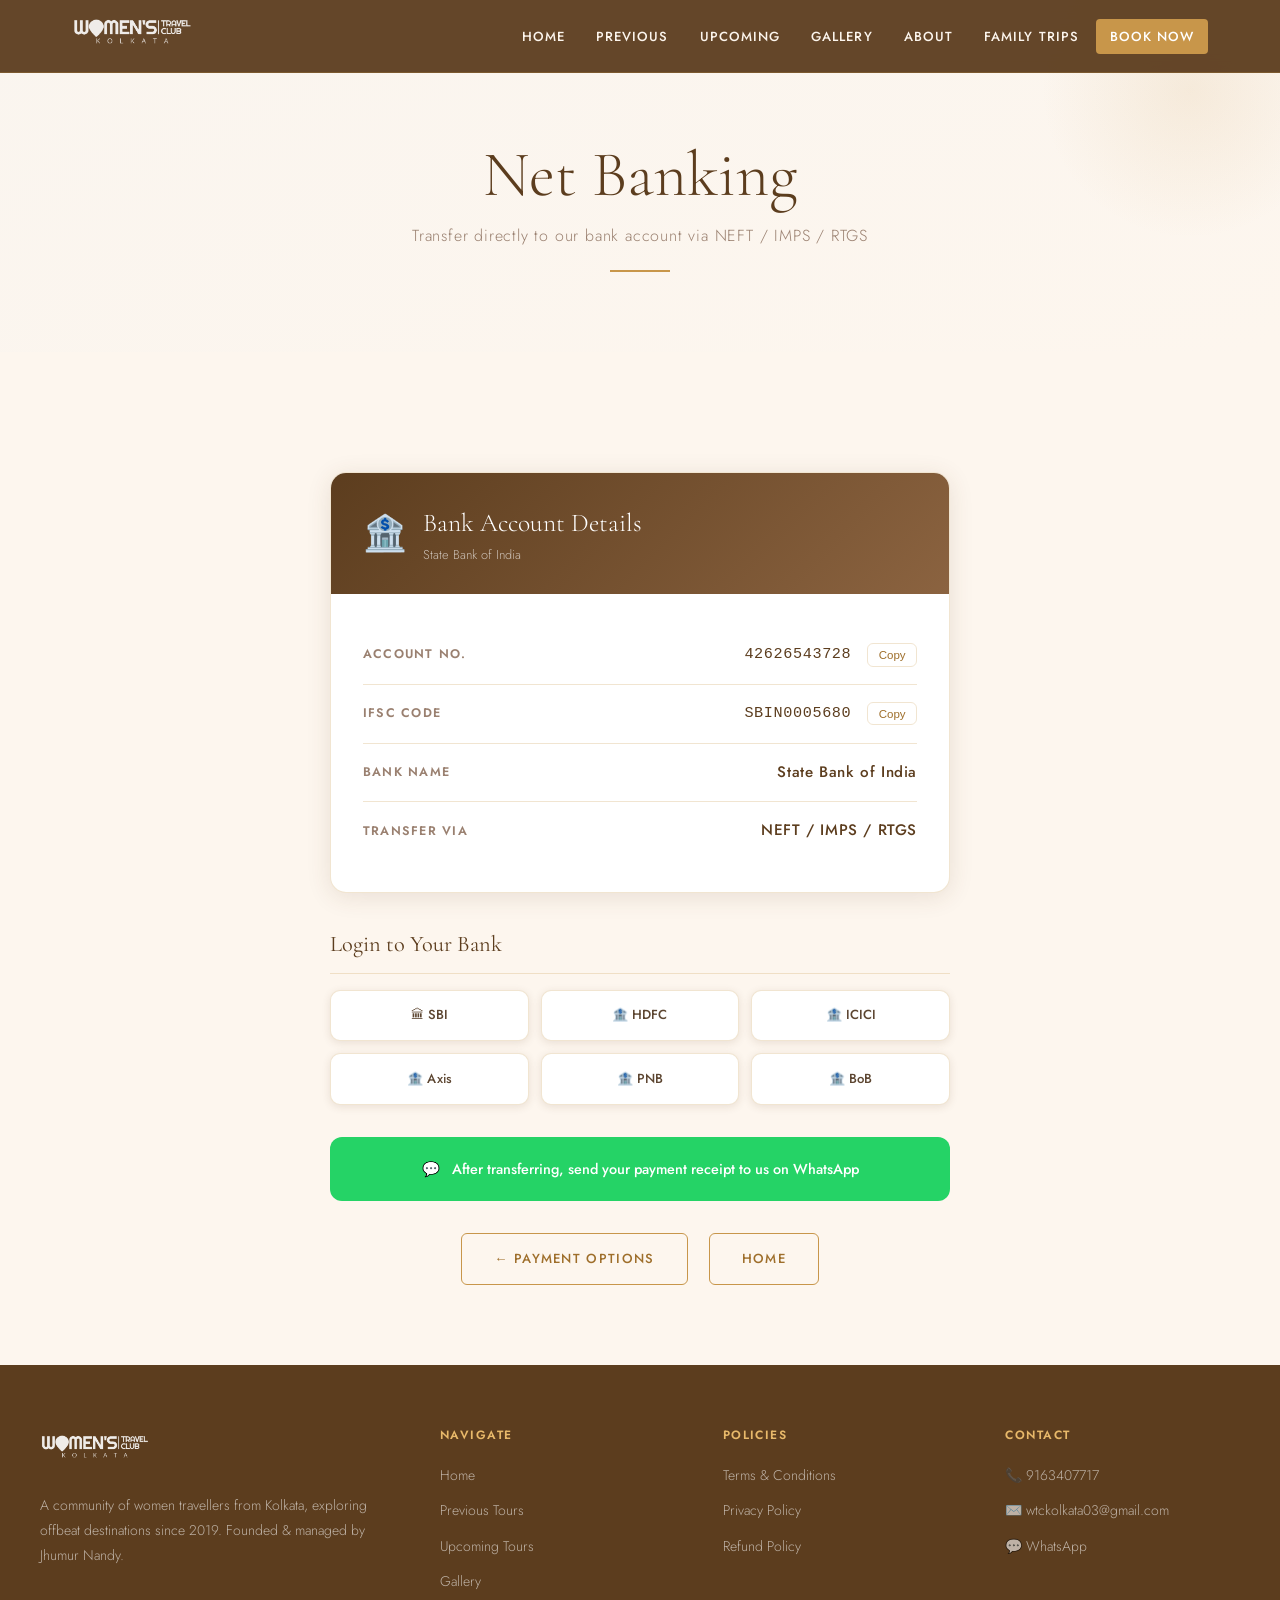
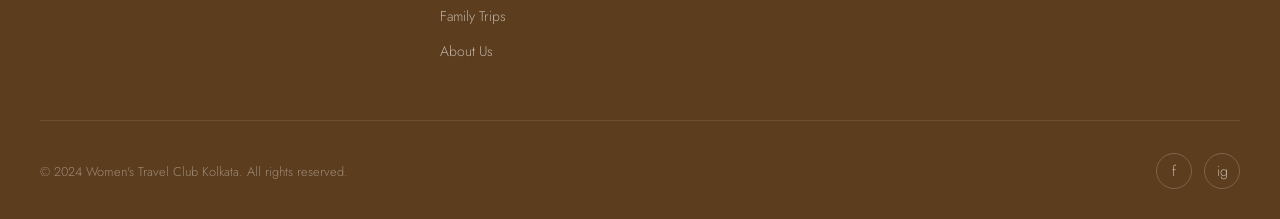
<file: netbanking.html>
<!DOCTYPE html>
<html lang="en">
<head>
  <meta charset="UTF-8" />
  <meta name="viewport" content="width=device-width, initial-scale=1.0" />
  <title>Net Banking – Women's Travel Club Kolkata</title>
  <link rel="stylesheet" href="style.css" />
  <style>
    .bank-details-card {
      max-width: 620px;
      margin: 2.5rem auto 0;
      background: white;
      border: 1px solid var(--border);
      border-radius: 16px;
      overflow: hidden;
      box-shadow: 0 4px 24px var(--shadow);
    }
    .bank-details-header {
      background: linear-gradient(135deg, var(--brown), var(--brown-light));
      padding: 1.75rem 2rem;
      display: flex;
      align-items: center;
      gap: 1rem;
    }
    .bank-details-header .icon { font-size: 2.2rem; }
    .bank-details-header h2 {
      font-family: 'Cormorant Garamond', serif;
      font-size: 1.6rem;
      font-weight: 300;
      color: white;
      margin: 0;
    }
    .bank-details-header p { font-size: 0.8rem; color: rgba(255,255,255,0.65); margin: 0; }
    .bank-details-body { padding: 2rem; }
    .detail-row {
      display: flex;
      justify-content: space-between;
      align-items: center;
      padding: 1rem 0;
      border-bottom: 1px solid var(--border);
      gap: 1rem;
    }
    .detail-row:last-child { border-bottom: none; }
    .detail-label {
      font-size: 0.78rem;
      font-weight: 600;
      letter-spacing: 0.1em;
      text-transform: uppercase;
      color: var(--text-light);
      min-width: 140px;
    }
    .detail-value {
      font-size: 0.95rem;
      font-weight: 500;
      color: var(--brown);
      font-family: monospace;
      letter-spacing: 0.04em;
      flex: 1;
      text-align: right;
    }
    .copy-btn {
      background: none;
      border: 1px solid var(--border);
      border-radius: 6px;
      padding: 0.3rem 0.65rem;
      font-size: 0.72rem;
      font-weight: 500;
      color: var(--gold-dark);
      cursor: pointer;
      transition: 0.2s;
      flex-shrink: 0;
    }
    .copy-btn:hover { background: var(--gold); color: white; border-color: var(--gold); }
    .copy-btn.copied { background: #27ae60; color: white; border-color: #27ae60; }
    .banks-section {
      max-width: 620px;
      margin: 2rem auto 0;
    }
    .banks-section h3 {
      font-family: 'Cormorant Garamond', serif;
      font-size: 1.4rem;
      font-weight: 400;
      color: var(--brown);
      margin-bottom: 1rem;
      padding-bottom: 0.6rem;
      border-bottom: 1px solid var(--border);
    }
    .banks-grid {
      display: grid;
      grid-template-columns: repeat(3, 1fr);
      gap: 0.75rem;
    }
    .bank-link {
      display: flex;
      align-items: center;
      justify-content: center;
      padding: 0.85rem 0.75rem;
      background: white;
      border: 1px solid var(--border);
      border-radius: 10px;
      text-decoration: none;
      font-size: 0.82rem;
      font-weight: 500;
      color: var(--text-mid);
      text-align: center;
      transition: 0.2s;
      box-shadow: 0 2px 8px var(--shadow);
    }
    .bank-link:hover {
      border-color: var(--gold);
      color: var(--gold-dark);
      transform: translateY(-2px);
      box-shadow: 0 6px 20px var(--shadow);
    }
    .whatsapp-strip {
      max-width: 620px;
      margin: 2rem auto 0;
      background: #25D366;
      border-radius: 12px;
      padding: 1.25rem 2rem;
      display: flex;
      align-items: center;
      justify-content: center;
      gap: 0.75rem;
      text-decoration: none;
      transition: 0.2s;
    }
    .whatsapp-strip:hover { background: #1ebe5c; transform: translateY(-2px); }
    .whatsapp-strip span { font-size: 0.9rem; font-weight: 500; color: white; }
    .back-row { text-align: center; margin-top: 2rem; }
    @media (max-width: 500px) { .banks-grid { grid-template-columns: 1fr 1fr; } }
  </style>
</head>
<body>
<nav>
  <div class="nav-inner">
    <a class="nav-logo" href="index.html"><img src="logo.png" alt="Women's Travel Club Kolkata" /></a>
    <ul class="nav-links">
      <li><a href="index.html">Home</a></li>
      <li><a href="previous_tours.html">Previous</a></li>
      <li><a href="upcoming_tours.html">Upcoming</a></li>
      <li><a href="gallery.html">Gallery</a></li>
      <li><a href="about.html">About</a></li>
      <li><a href="family.html">Family Trips</a></li>
      <li><a href="payments.html" class="nav-cta">Book Now</a></li>
    </ul>
    <div class="hamburger"><span></span><span></span><span></span></div>
  </div>
</nav>

<div class="page-header">
  <h1>Net Banking</h1>
  <p class="subtitle">Transfer directly to our bank account via NEFT / IMPS / RTGS</p>
  <span class="header-rule"></span>
</div>

<div class="section">

  <div class="bank-details-card">
    <div class="bank-details-header">
      <span class="icon">🏦</span>
      <div>
        <h2>Bank Account Details</h2>
        <p>State Bank of India</p>
      </div>
    </div>
    <div class="bank-details-body">
      <div class="detail-row">
        <span class="detail-label">Account No.</span>
        <span class="detail-value" id="acc-no">42626543728</span>
        <button class="copy-btn" onclick="copyDetail('acc-no', this)">Copy</button>
      </div>
      <div class="detail-row">
        <span class="detail-label">IFSC Code</span>
        <span class="detail-value" id="ifsc">SBIN0005680</span>
        <button class="copy-btn" onclick="copyDetail('ifsc', this)">Copy</button>
      </div>
      <div class="detail-row">
        <span class="detail-label">Bank Name</span>
        <span class="detail-value" style="font-family:inherit;">State Bank of India</span>
      </div>
      <div class="detail-row">
        <span class="detail-label">Transfer Via</span>
        <span class="detail-value" style="font-family:inherit;">NEFT / IMPS / RTGS</span>
      </div>
    </div>
  </div>

  <div class="banks-section">
    <h3>Login to Your Bank</h3>
    <div class="banks-grid">
      <a href="https://www.onlinesbi.sbi/" target="_blank" class="bank-link">🏛 SBI</a>
      <a href="https://www.hdfcbank.com/personal/pay/money-transfer/national-electronics-funds-transfer" target="_blank" class="bank-link">🏦 HDFC</a>
      <a href="https://www.icicibank.com/personal-banking/online-services/funds-transfer" target="_blank" class="bank-link">🏦 ICICI</a>
      <a href="https://www.axisbank.com/bank-smart/internet-banking/fund-transfer" target="_blank" class="bank-link">🏦 Axis</a>
      <a href="https://netbanking.netpnb.com/corp/AuthenticationController?FORMSGROUP_ID__=AuthenticationFG&__START_TRAN_FLAG__=Y&__FG_BUTTONS__=LOAD&ACTION.LOAD=Y&AuthenticationFG.LOGIN_FLAG=1&BANK_ID=024" target="_blank" class="bank-link">🏦 PNB</a>
      <a href="https://www.bankofbaroda.in/" target="_blank" class="bank-link">🏦 BoB</a>
    </div>
  </div>

  <a href="https://wa.me/9163407717?text=Hi%2C%20I%20have%20completed%20my%20bank%20transfer%20for%20a%20WTC%20trip.%20Please%20find%20my%20receipt%20attached." target="_blank" class="whatsapp-strip">
    <span>💬</span>
    <span>After transferring, send your payment receipt to us on WhatsApp</span>
  </a>

  <div class="back-row">
    <a href="payments.html" class="btn btn-outline" style="margin-right:1rem;">← Payment Options</a>
    <a href="index.html" class="btn btn-outline">Home</a>
  </div>

</div>

<footer>
  <div class="footer-inner">
    <div class="footer-grid">
      <div class="footer-logo">
        <img src="logo.png" alt="WTC Kolkata" />
        <p>A community of women travellers from Kolkata, exploring offbeat destinations since 2019. Founded &amp; managed by Jhumur Nandy.</p>
      </div>
      <div class="footer-col">
        <h4>Navigate</h4>
        <ul>
          <li><a href="index.html">Home</a></li>
          <li><a href="previous_tours.html">Previous Tours</a></li>
          <li><a href="upcoming_tours.html">Upcoming Tours</a></li>
          <li><a href="gallery.html">Gallery</a></li>
          <li><a href="family.html">Family Trips</a></li>
          <li><a href="about.html">About Us</a></li>
        </ul>
      </div>
      <div class="footer-col">
        <h4>Policies</h4>
        <ul>
          <li><a href="tandc.html">Terms &amp; Conditions</a></li>
          <li><a href="privacy.html">Privacy Policy</a></li>
          <li><a href="refund.html">Refund Policy</a></li>
        </ul>
      </div>
      <div class="footer-col">
        <h4>Contact</h4>
        <ul>
          <li><a href="tel:9163407717">📞 9163407717</a></li>
          <li><a href="mailto:wtckolkata03@gmail.com">✉️ wtckolkata03@gmail.com</a></li>
          <li><a href="https://wa.me/qr/R7JCJQOXOACNO1" target="_blank">💬 WhatsApp</a></li>
        </ul>
      </div>
    </div>
    <div class="footer-bottom">
      <span>© 2024 Women's Travel Club Kolkata. All rights reserved.</span>
      <div class="footer-social">
        <a class="social-link" href="https://www.facebook.com/share/g/15WhLAve8J" target="_blank">f</a>
        <a class="social-link" href="#">ig</a>
      </div>
    </div>
  </div>
</footer>

<script src="main.js"></script>
<script>
  function copyDetail(id, btn) {
    const text = document.getElementById(id).textContent;
    navigator.clipboard.writeText(text).then(() => {
      btn.textContent = '✓ Copied!';
      btn.classList.add('copied');
      setTimeout(() => {
        btn.textContent = 'Copy';
        btn.classList.remove('copied');
      }, 2000);
    });
  }
</script>
</body>
</html>
</file>
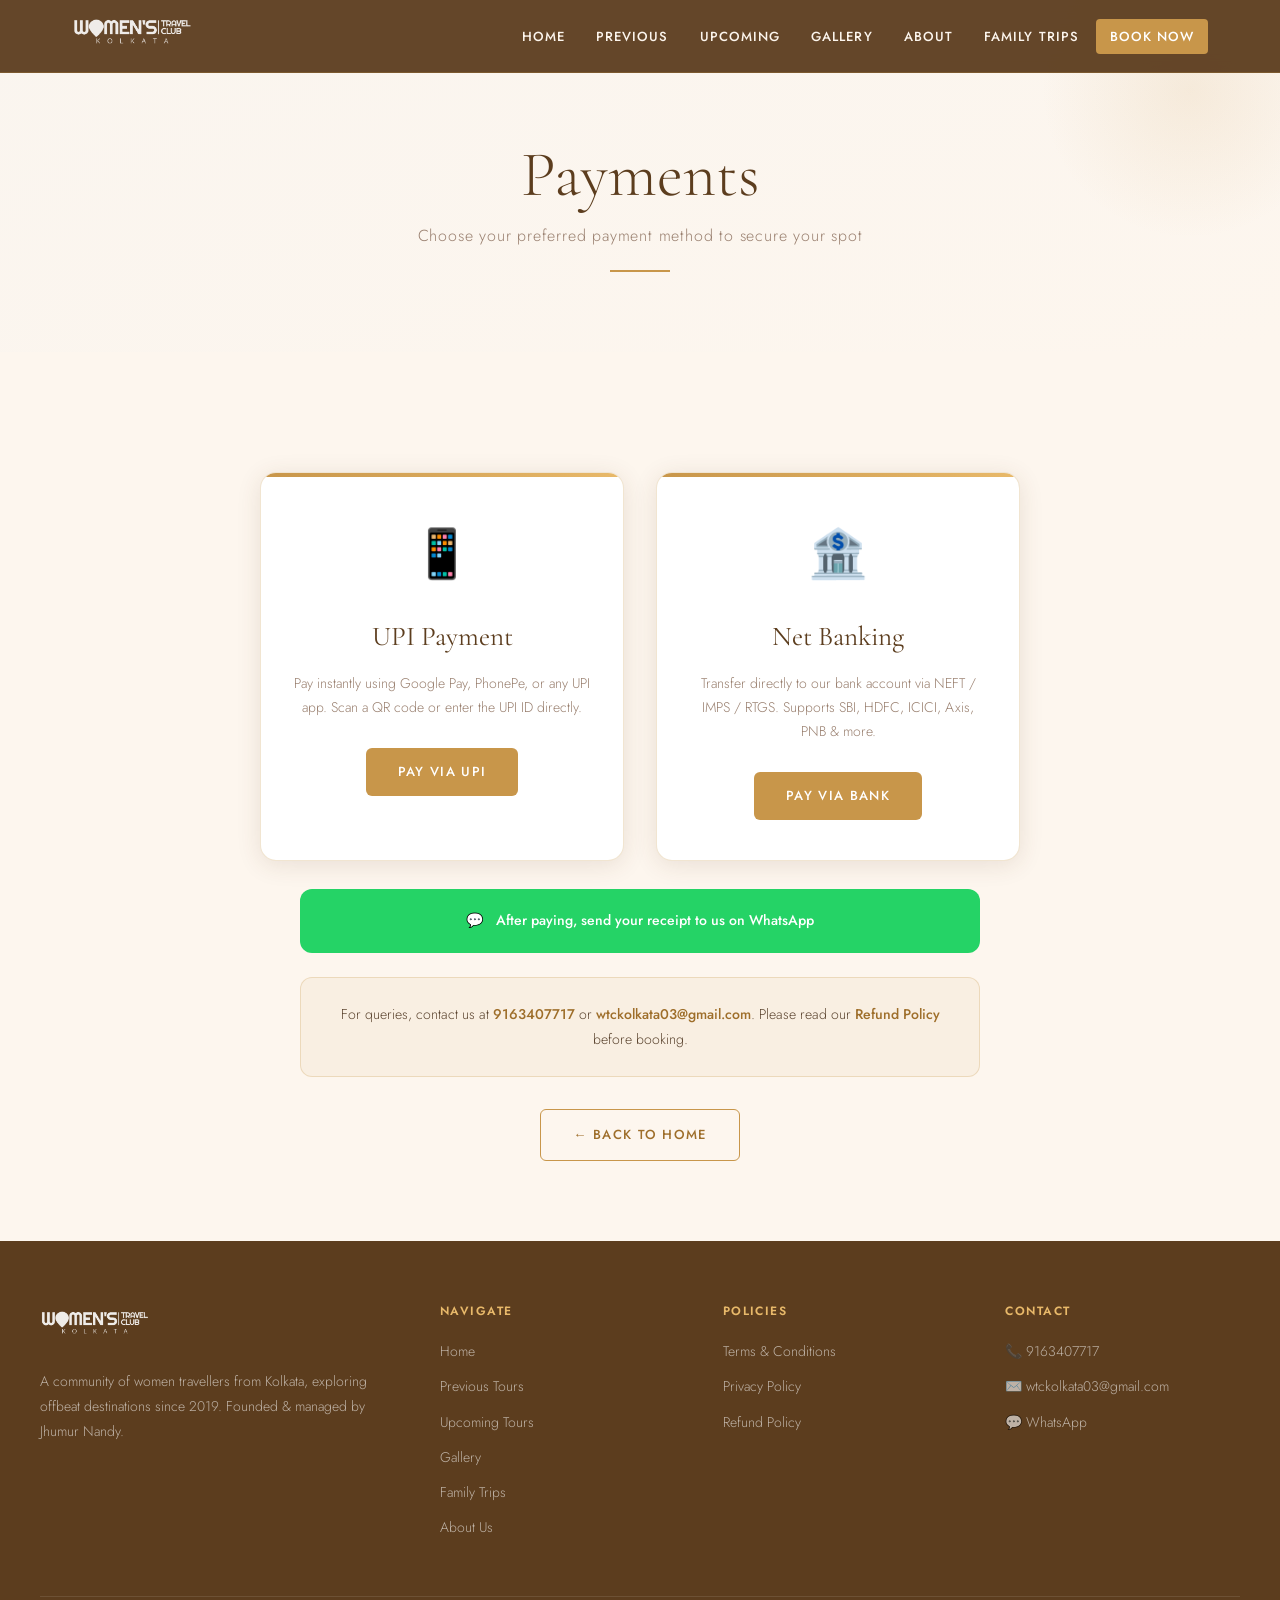
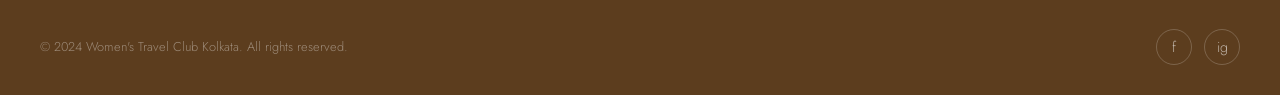
<file: payments.html>
<!DOCTYPE html>
<html lang="en">
<head>
  <meta charset="UTF-8" />
  <meta name="viewport" content="width=device-width, initial-scale=1.0" />
  <title>Payments – Women's Travel Club Kolkata</title>
  <link rel="stylesheet" href="style.css" />
  <style>
    .payment-grid {
      display: grid;
      grid-template-columns: 1fr 1fr;
      gap: 2rem;
      max-width: 760px;
      margin: 2.5rem auto 0;
    }
    .payment-card {
      background: white;
      border: 1px solid var(--border);
      border-radius: 16px;
      padding: 2.5rem 2rem;
      text-align: center;
      box-shadow: 0 4px 24px var(--shadow);
      transition: 0.3s;
      text-decoration: none;
      display: block;
      position: relative;
      overflow: hidden;
    }
    .payment-card::before {
      content: '';
      position: absolute;
      top: 0; left: 0; right: 0;
      height: 4px;
      background: linear-gradient(90deg, var(--gold), var(--gold-light));
    }
    .payment-card:hover { transform: translateY(-6px); box-shadow: 0 20px 50px var(--shadow); }
    .payment-icon { font-size: 3rem; margin-bottom: 1.25rem; display: block; }
    .payment-card h3 {
      font-family: 'Cormorant Garamond', serif;
      font-size: 1.7rem;
      font-weight: 400;
      color: var(--brown);
      margin-bottom: 0.75rem;
    }
    .payment-card p { font-size: 0.875rem; color: var(--text-light); line-height: 1.7; margin-bottom: 1.75rem; }
    .payment-cta {
      display: inline-block;
      background: var(--gold);
      color: white;
      padding: 0.8rem 2rem;
      border-radius: 6px;
      font-size: 0.82rem;
      font-weight: 500;
      letter-spacing: 0.1em;
      text-transform: uppercase;
      transition: 0.2s;
    }
    .payment-card:hover .payment-cta { background: var(--gold-dark); }
    .whatsapp-strip {
      max-width: 680px;
      margin: 1.75rem auto 0;
      background: #25D366;
      border-radius: 12px;
      padding: 1.25rem 2rem;
      display: flex;
      align-items: center;
      justify-content: center;
      gap: 0.75rem;
      text-decoration: none;
      transition: 0.2s;
    }
    .whatsapp-strip:hover { background: #1ebe5c; transform: translateY(-2px); }
    .whatsapp-strip span { font-size: 0.88rem; font-weight: 500; color: white; }
    .payment-note {
      max-width: 680px;
      margin: 1.5rem auto 0;
      background: rgba(200,150,74,0.07);
      border: 1px solid var(--border);
      border-radius: 12px;
      padding: 1.5rem 2rem;
      font-size: 0.88rem;
      color: var(--text-mid);
      text-align: center;
      line-height: 1.8;
    }
    .payment-note a { color: var(--gold-dark); font-weight: 500; text-decoration: none; }
    .payment-note a:hover { text-decoration: underline; }
    @media (max-width: 600px) { .payment-grid { grid-template-columns: 1fr; } }
  </style>
</head>
<body>
<nav>
  <div class="nav-inner">
    <a class="nav-logo" href="index.html"><img src="logo.png" alt="Women's Travel Club Kolkata" /></a>
    <ul class="nav-links">
      <li><a href="index.html">Home</a></li>
      <li><a href="previous_tours.html">Previous</a></li>
      <li><a href="upcoming_tours.html">Upcoming</a></li>
      <li><a href="gallery.html">Gallery</a></li>
      <li><a href="about.html">About</a></li>
      <li><a href="family.html">Family Trips</a></li>
      <li><a href="payments.html" class="nav-cta">Book Now</a></li>
    </ul>
    <div class="hamburger"><span></span><span></span><span></span></div>
  </div>
</nav>

<div class="page-header">
  <h1>Payments</h1>
  <p class="subtitle">Choose your preferred payment method to secure your spot</p>
  <span class="header-rule"></span>
</div>

<div class="section">
  <div class="payment-grid">
    <a href="upi.html" class="payment-card">
      <span class="payment-icon">📱</span>
      <h3>UPI Payment</h3>
      <p>Pay instantly using Google Pay, PhonePe, or any UPI app. Scan a QR code or enter the UPI ID directly.</p>
      <span class="payment-cta">Pay via UPI</span>
    </a>
    <a href="netbanking.html" class="payment-card">
      <span class="payment-icon">🏦</span>
      <h3>Net Banking</h3>
      <p>Transfer directly to our bank account via NEFT / IMPS / RTGS. Supports SBI, HDFC, ICICI, Axis, PNB &amp; more.</p>
      <span class="payment-cta">Pay via Bank</span>
    </a>
  </div>

  <a href="https://wa.me/9163407717?text=Hi%2C%20I%20have%20completed%20my%20payment%20for%20a%20WTC%20trip." target="_blank" class="whatsapp-strip">
    <span>💬</span>
    <span>After paying, send your receipt to us on WhatsApp</span>
  </a>

  <div class="payment-note">
    For queries, contact us at <a href="tel:9163407717">9163407717</a> or
    <a href="mailto:wtckolkata03@gmail.com">wtckolkata03@gmail.com</a>.
    Please read our <a href="refund.html">Refund Policy</a> before booking.
  </div>

  <div style="text-align:center;margin-top:2rem;">
    <a href="index.html" class="btn btn-outline">← Back to Home</a>
  </div>
</div>

<footer>
  <div class="footer-inner">
    <div class="footer-grid">
      <div class="footer-logo">
        <img src="logo.png" alt="WTC Kolkata" />
        <p>A community of women travellers from Kolkata, exploring offbeat destinations since 2019. Founded &amp; managed by Jhumur Nandy.</p>
      </div>
      <div class="footer-col">
        <h4>Navigate</h4>
        <ul>
          <li><a href="index.html">Home</a></li>
          <li><a href="previous_tours.html">Previous Tours</a></li>
          <li><a href="upcoming_tours.html">Upcoming Tours</a></li>
          <li><a href="gallery.html">Gallery</a></li>
          <li><a href="family.html">Family Trips</a></li>
          <li><a href="about.html">About Us</a></li>
        </ul>
      </div>
      <div class="footer-col">
        <h4>Policies</h4>
        <ul>
          <li><a href="tandc.html">Terms &amp; Conditions</a></li>
          <li><a href="privacy.html">Privacy Policy</a></li>
          <li><a href="refund.html">Refund Policy</a></li>
        </ul>
      </div>
      <div class="footer-col">
        <h4>Contact</h4>
        <ul>
          <li><a href="tel:9163407717">📞 9163407717</a></li>
          <li><a href="mailto:wtckolkata03@gmail.com">✉️ wtckolkata03@gmail.com</a></li>
          <li><a href="https://wa.me/qr/R7JCJQOXOACNO1" target="_blank">💬 WhatsApp</a></li>
        </ul>
      </div>
    </div>
    <div class="footer-bottom">
      <span>© 2024 Women's Travel Club Kolkata. All rights reserved.</span>
      <div class="footer-social">
        <a class="social-link" href="https://www.facebook.com/share/g/15WhLAve8J" target="_blank">f</a>
        <a class="social-link" href="#">ig</a>
      </div>
    </div>
  </div>
</footer>
<script src="main.js"></script>
</body>
</html>
</file>
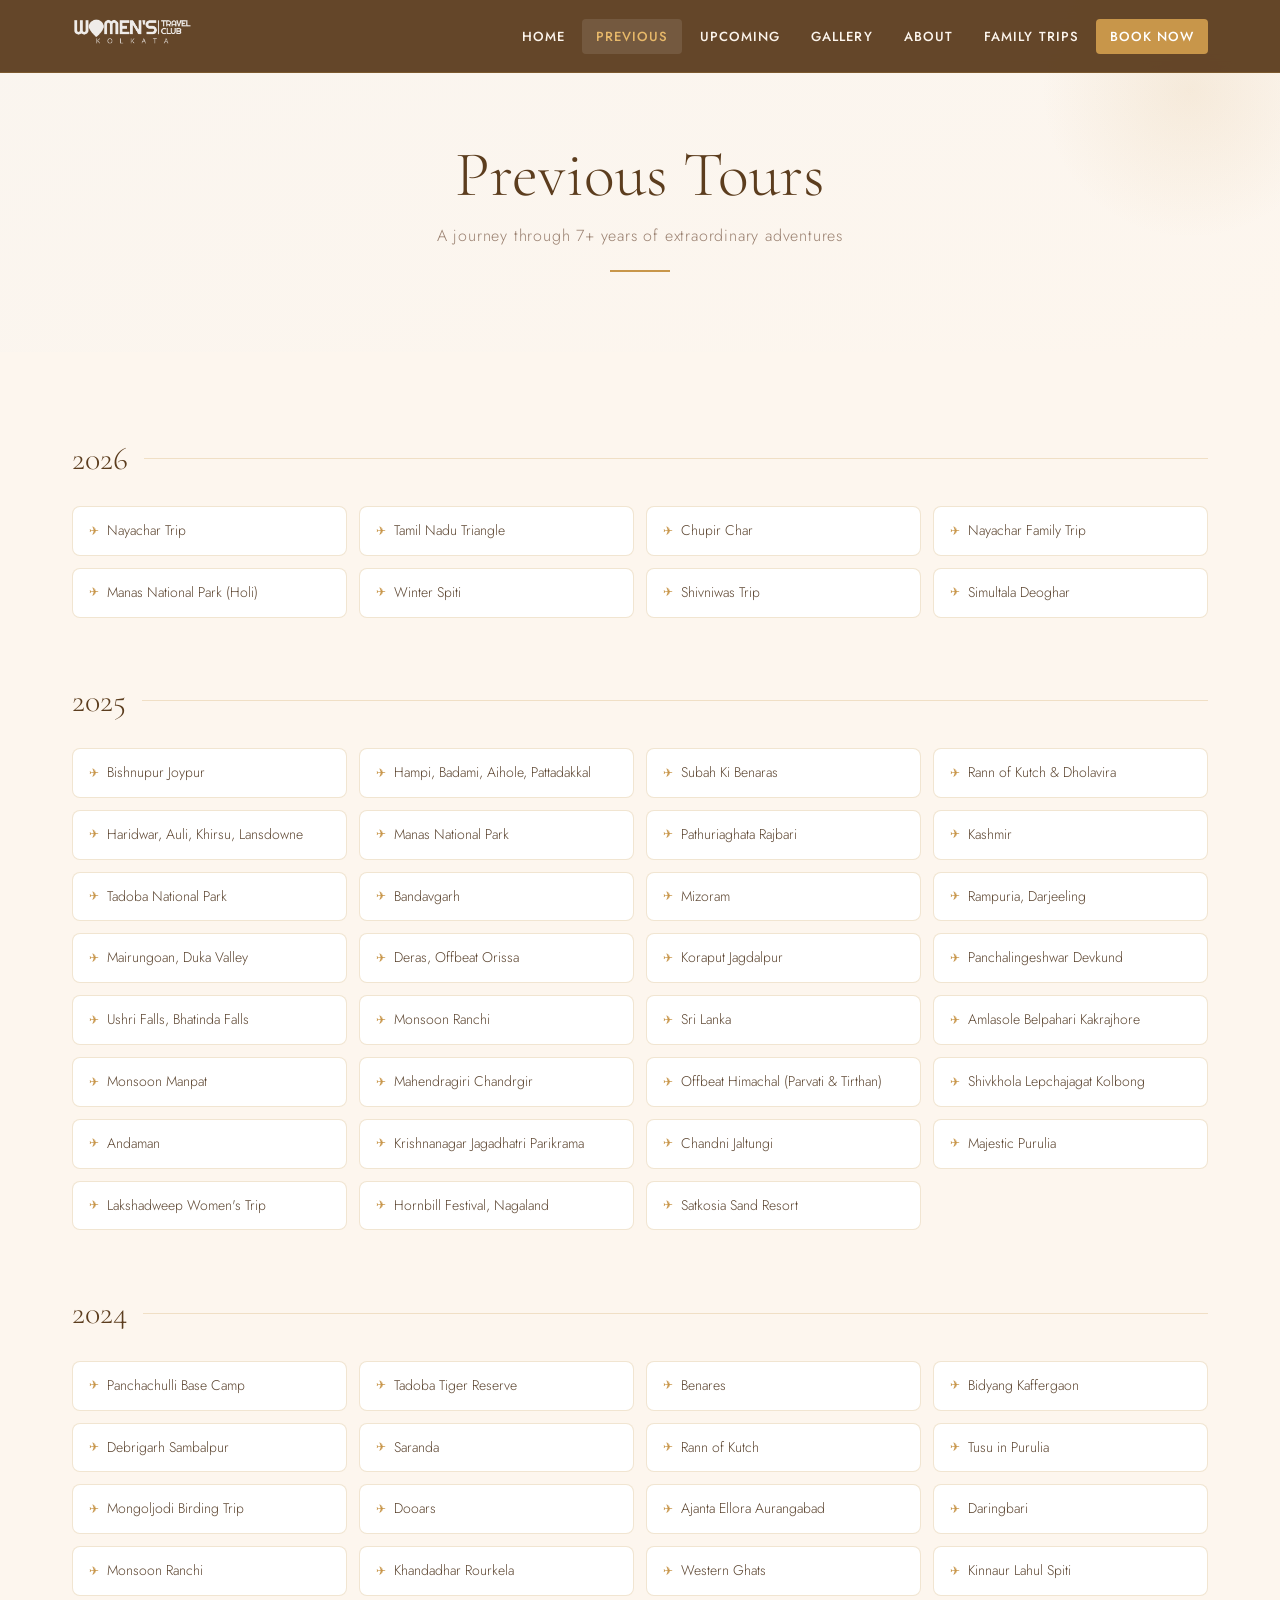
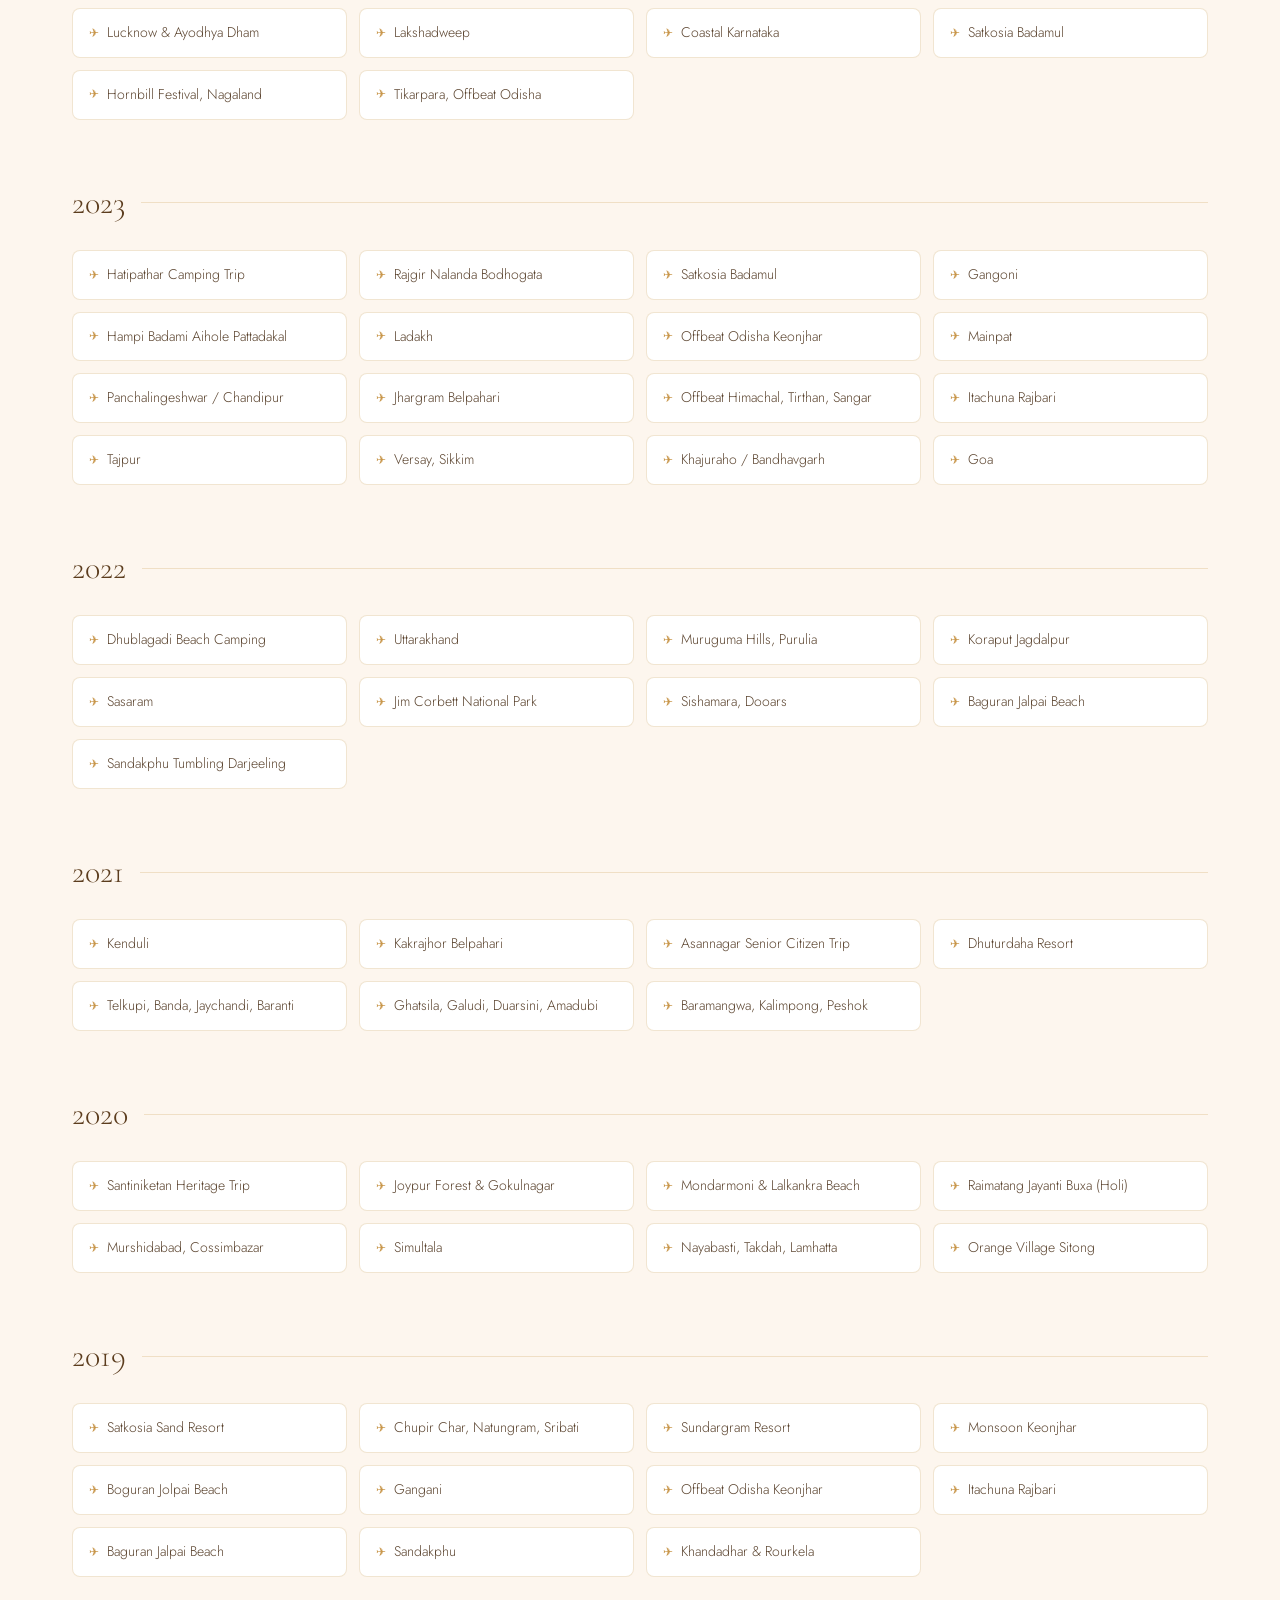
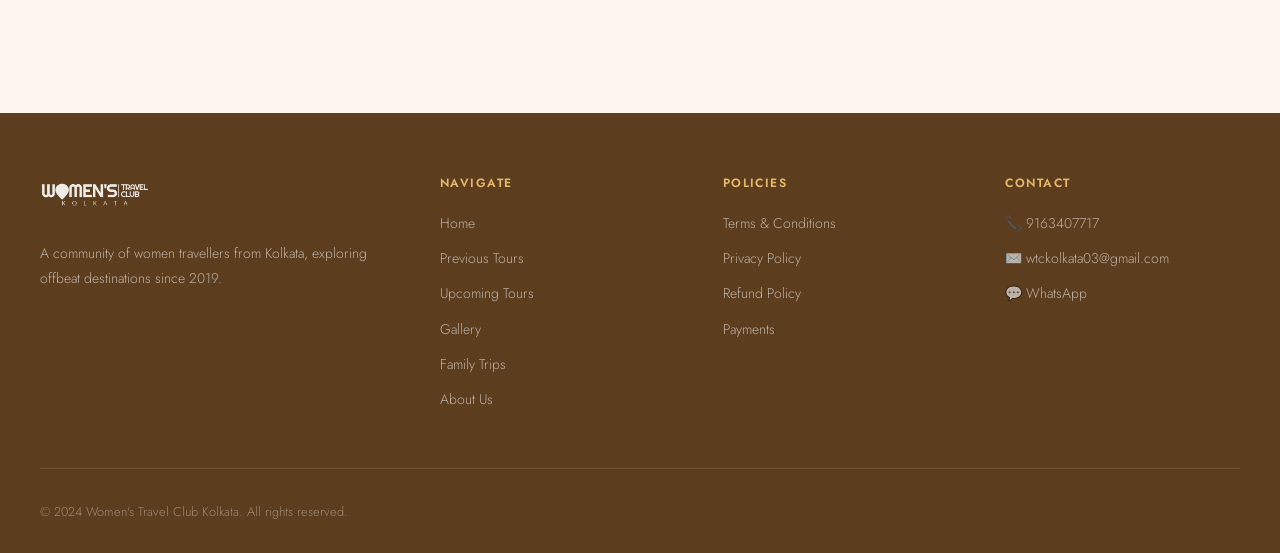
<file: previous_tours.html>
<!DOCTYPE html>
<html lang="en">
<head>
  <meta charset="UTF-8" />
  <meta name="viewport" content="width=device-width, initial-scale=1.0" />
  <title>Previous Tours – Women's Travel Club Kolkata</title>
  <link rel="stylesheet" href="style.css" />
  <style>
    .year-block { margin-bottom: 3.5rem; }
    .year-label {
      font-family: 'Cormorant Garamond', serif;
      font-size: 2rem;
      font-weight: 300;
      color: var(--brown);
      margin-bottom: 1.25rem;
      display: flex;
      align-items: center;
      gap: 1rem;
    }
    .year-label::after { content: ''; flex: 1; height: 1px; background: var(--border); }
    .trips-grid {
      display: grid;
      grid-template-columns: repeat(auto-fill, minmax(220px, 1fr));
      gap: 0.75rem;
    }
    .trip-pill {
      background: white;
      border: 1px solid var(--border);
      border-radius: 8px;
      padding: 0.75rem 1rem;
      font-size: 0.875rem;
      color: var(--text-mid);
      transition: 0.2s;
      display: flex;
      align-items: center;
      gap: 0.5rem;
    }
    .trip-pill::before { content: '✈'; font-size: 0.75rem; color: var(--gold); flex-shrink: 0; }
    .trip-pill:hover { background: var(--warm-white); color: var(--brown); border-color: var(--gold); transform: translateY(-2px); }
    .fade-in { opacity: 0; transform: translateY(20px); transition: opacity 0.6s, transform 0.6s; }
    .fade-in.visible { opacity: 1; transform: none; }
  </style>
</head>
<body>
<nav>
  <div class="nav-inner">
    <a class="nav-logo" href="index.html"><img src="logo.png" alt="Women's Travel Club Kolkata" /></a>
    <ul class="nav-links">
      <li><a href="index.html">Home</a></li>
      <li><a href="previous_tours.html">Previous</a></li>
      <li><a href="upcoming_tours.html">Upcoming</a></li>
      <li><a href="gallery.html">Gallery</a></li>
      <li><a href="about.html">About</a></li>
      <li><a href="family.html">Family Trips</a></li>
      <li><a href="payments.html" class="nav-cta">Book Now</a></li>
    </ul>
    <div class="hamburger"><span></span><span></span><span></span></div>
  </div>
</nav>

<div class="page-header">
  <h1>Previous Tours</h1>
  <p class="subtitle">A journey through 7+ years of extraordinary adventures</p>
  <span class="header-rule"></span>
</div>

<div class="section">

  <div class="year-block fade-in">
    <div class="year-label">2026</div>
    <div class="trips-grid">
      <div class="trip-pill">Nayachar Trip</div>
      <div class="trip-pill">Tamil Nadu Triangle</div>
      <div class="trip-pill">Chupir Char</div>
      <div class="trip-pill">Nayachar Family Trip</div>
      <div class="trip-pill">Manas National Park (Holi)</div>
      <div class="trip-pill">Winter Spiti</div>
      <div class="trip-pill">Shivniwas Trip</div>
      <div class="trip-pill">Simultala Deoghar</div>
    </div>
  </div>

  <div class="year-block fade-in">
    <div class="year-label">2025</div>
    <div class="trips-grid">
      <div class="trip-pill">Bishnupur Joypur</div>
      <div class="trip-pill">Hampi, Badami, Aihole, Pattadakkal</div>
      <div class="trip-pill">Subah Ki Benaras</div>
      <div class="trip-pill">Rann of Kutch &amp; Dholavira</div>
      <div class="trip-pill">Haridwar, Auli, Khirsu, Lansdowne</div>
      <div class="trip-pill">Manas National Park</div>
      <div class="trip-pill">Pathuriaghata Rajbari</div>
      <div class="trip-pill">Kashmir</div>
      <div class="trip-pill">Tadoba National Park</div>
      <div class="trip-pill">Bandavgarh</div>
      <div class="trip-pill">Mizoram</div>
      <div class="trip-pill">Rampuria, Darjeeling</div>
      <div class="trip-pill">Mairungoan, Duka Valley</div>
      <div class="trip-pill">Deras, Offbeat Orissa</div>
      <div class="trip-pill">Koraput Jagdalpur</div>
      <div class="trip-pill">Panchalingeshwar Devkund</div>
      <div class="trip-pill">Ushri Falls, Bhatinda Falls</div>
      <div class="trip-pill">Monsoon Ranchi</div>
      <div class="trip-pill">Sri Lanka</div>
      <div class="trip-pill">Amlasole Belpahari Kakrajhore</div>
      <div class="trip-pill">Monsoon Manpat</div>
      <div class="trip-pill">Mahendragiri Chandrgir</div>
      <div class="trip-pill">Offbeat Himachal (Parvati &amp; Tirthan)</div>
      <div class="trip-pill">Shivkhola Lepchajagat Kolbong</div>
      <div class="trip-pill">Andaman</div>
      <div class="trip-pill">Krishnanagar Jagadhatri Parikrama</div>
      <div class="trip-pill">Chandni Jaltungi</div>
      <div class="trip-pill">Majestic Purulia</div>
      <div class="trip-pill">Lakshadweep Women's Trip</div>
      <div class="trip-pill">Hornbill Festival, Nagaland</div>
      <div class="trip-pill">Satkosia Sand Resort</div>
    </div>
  </div>

  <div class="year-block fade-in">
    <div class="year-label">2024</div>
    <div class="trips-grid">
      <div class="trip-pill">Panchachulli Base Camp</div>
      <div class="trip-pill">Tadoba Tiger Reserve</div>
      <div class="trip-pill">Benares</div>
      <div class="trip-pill">Bidyang Kaffergaon</div>
      <div class="trip-pill">Debrigarh Sambalpur</div>
      <div class="trip-pill">Saranda</div>
      <div class="trip-pill">Rann of Kutch</div>
      <div class="trip-pill">Tusu in Purulia</div>
      <div class="trip-pill">Mongoljodi Birding Trip</div>
      <div class="trip-pill">Dooars</div>
      <div class="trip-pill">Ajanta Ellora Aurangabad</div>
      <div class="trip-pill">Daringbari</div>
      <div class="trip-pill">Monsoon Ranchi</div>
      <div class="trip-pill">Khandadhar Rourkela</div>
      <div class="trip-pill">Western Ghats</div>
      <div class="trip-pill">Kinnaur Lahul Spiti</div>
      <div class="trip-pill">Lucknow &amp; Ayodhya Dham</div>
      <div class="trip-pill">Lakshadweep</div>
      <div class="trip-pill">Coastal Karnataka</div>
      <div class="trip-pill">Satkosia Badamul</div>
      <div class="trip-pill">Hornbill Festival, Nagaland</div>
      <div class="trip-pill">Tikarpara, Offbeat Odisha</div>
    </div>
  </div>

  <div class="year-block fade-in">
    <div class="year-label">2023</div>
    <div class="trips-grid">
      <div class="trip-pill">Hatipathar Camping Trip</div>
      <div class="trip-pill">Rajgir Nalanda Bodhogata</div>
      <div class="trip-pill">Satkosia Badamul</div>
      <div class="trip-pill">Gangoni</div>
      <div class="trip-pill">Hampi Badami Aihole Pattadakal</div>
      <div class="trip-pill">Ladakh</div>
      <div class="trip-pill">Offbeat Odisha Keonjhar</div>
      <div class="trip-pill">Mainpat</div>
      <div class="trip-pill">Panchalingeshwar / Chandipur</div>
      <div class="trip-pill">Jhargram Belpahari</div>
      <div class="trip-pill">Offbeat Himachal, Tirthan, Sangar</div>
      <div class="trip-pill">Itachuna Rajbari</div>
      <div class="trip-pill">Tajpur</div>
      <div class="trip-pill">Versay, Sikkim</div>
      <div class="trip-pill">Khajuraho / Bandhavgarh</div>
      <div class="trip-pill">Goa</div>
    </div>
  </div>

  <div class="year-block fade-in">
    <div class="year-label">2022</div>
    <div class="trips-grid">
      <div class="trip-pill">Dhublagadi Beach Camping</div>
      <div class="trip-pill">Uttarakhand</div>
      <div class="trip-pill">Muruguma Hills, Purulia</div>
      <div class="trip-pill">Koraput Jagdalpur</div>
      <div class="trip-pill">Sasaram</div>
      <div class="trip-pill">Jim Corbett National Park</div>
      <div class="trip-pill">Sishamara, Dooars</div>
      <div class="trip-pill">Baguran Jalpai Beach</div>
      <div class="trip-pill">Sandakphu Tumbling Darjeeling</div>
    </div>
  </div>

  <div class="year-block fade-in">
    <div class="year-label">2021</div>
    <div class="trips-grid">
      <div class="trip-pill">Kenduli</div>
      <div class="trip-pill">Kakrajhor Belpahari</div>
      <div class="trip-pill">Asannagar Senior Citizen Trip</div>
      <div class="trip-pill">Dhuturdaha Resort</div>
      <div class="trip-pill">Telkupi, Banda, Jaychandi, Baranti</div>
      <div class="trip-pill">Ghatsila, Galudi, Duarsini, Amadubi</div>
      <div class="trip-pill">Baramangwa, Kalimpong, Peshok</div>
    </div>
  </div>

  <div class="year-block fade-in">
    <div class="year-label">2020</div>
    <div class="trips-grid">
      <div class="trip-pill">Santiniketan Heritage Trip</div>
      <div class="trip-pill">Joypur Forest &amp; Gokulnagar</div>
      <div class="trip-pill">Mondarmoni &amp; Lalkankra Beach</div>
      <div class="trip-pill">Raimatang Jayanti Buxa (Holi)</div>
      <div class="trip-pill">Murshidabad, Cossimbazar</div>
      <div class="trip-pill">Simultala</div>
      <div class="trip-pill">Nayabasti, Takdah, Lamhatta</div>
      <div class="trip-pill">Orange Village Sitong</div>
    </div>
  </div>

  <div class="year-block fade-in">
    <div class="year-label">2019</div>
    <div class="trips-grid">
      <div class="trip-pill">Satkosia Sand Resort</div>
      <div class="trip-pill">Chupir Char, Natungram, Sribati</div>
      <div class="trip-pill">Sundargram Resort</div>
      <div class="trip-pill">Monsoon Keonjhar</div>
      <div class="trip-pill">Boguran Jolpai Beach</div>
      <div class="trip-pill">Gangani</div>
      <div class="trip-pill">Offbeat Odisha Keonjhar</div>
      <div class="trip-pill">Itachuna Rajbari</div>
      <div class="trip-pill">Baguran Jalpai Beach</div>
      <div class="trip-pill">Sandakphu</div>
      <div class="trip-pill">Khandadhar &amp; Rourkela</div>
    </div>
  </div>

</div>

<footer>
  <div class="footer-inner">
    <div class="footer-grid">
      <div class="footer-logo">
        <img src="logo.png" alt="WTC Kolkata" />
        <p>A community of women travellers from Kolkata, exploring offbeat destinations since 2019.</p>
      </div>
      <div class="footer-col">
        <h4>Navigate</h4>
        <ul>
          <li><a href="index.html">Home</a></li>
          <li><a href="previous_tours.html">Previous Tours</a></li>
          <li><a href="upcoming_tours.html">Upcoming Tours</a></li>
          <li><a href="gallery.html">Gallery</a></li>
          <li><a href="family.html">Family Trips</a></li>
          <li><a href="about.html">About Us</a></li>
        </ul>
      </div>
      <div class="footer-col">
        <h4>Policies</h4>
        <ul>
          <li><a href="tandc.html">Terms &amp; Conditions</a></li>
          <li><a href="privacy.html">Privacy Policy</a></li>
          <li><a href="refund.html">Refund Policy</a></li>
          <li><a href="payments.html">Payments</a></li>
        </ul>
      </div>
      <div class="footer-col">
        <h4>Contact</h4>
        <ul>
          <li><a href="tel:9163407717">📞 9163407717</a></li>
          <li><a href="mailto:wtckolkata03@gmail.com">✉️ wtckolkata03@gmail.com</a></li>
          <li><a href="https://wa.me/qr/R7JCJQOXOACNO1" target="_blank">💬 WhatsApp</a></li>
        </ul>
      </div>
    </div>
    <div class="footer-bottom">
      <span>© 2024 Women's Travel Club Kolkata. All rights reserved.</span>
    </div>
  </div>
</footer>
<script src="main.js"></script>
</body>
</html>
</file>
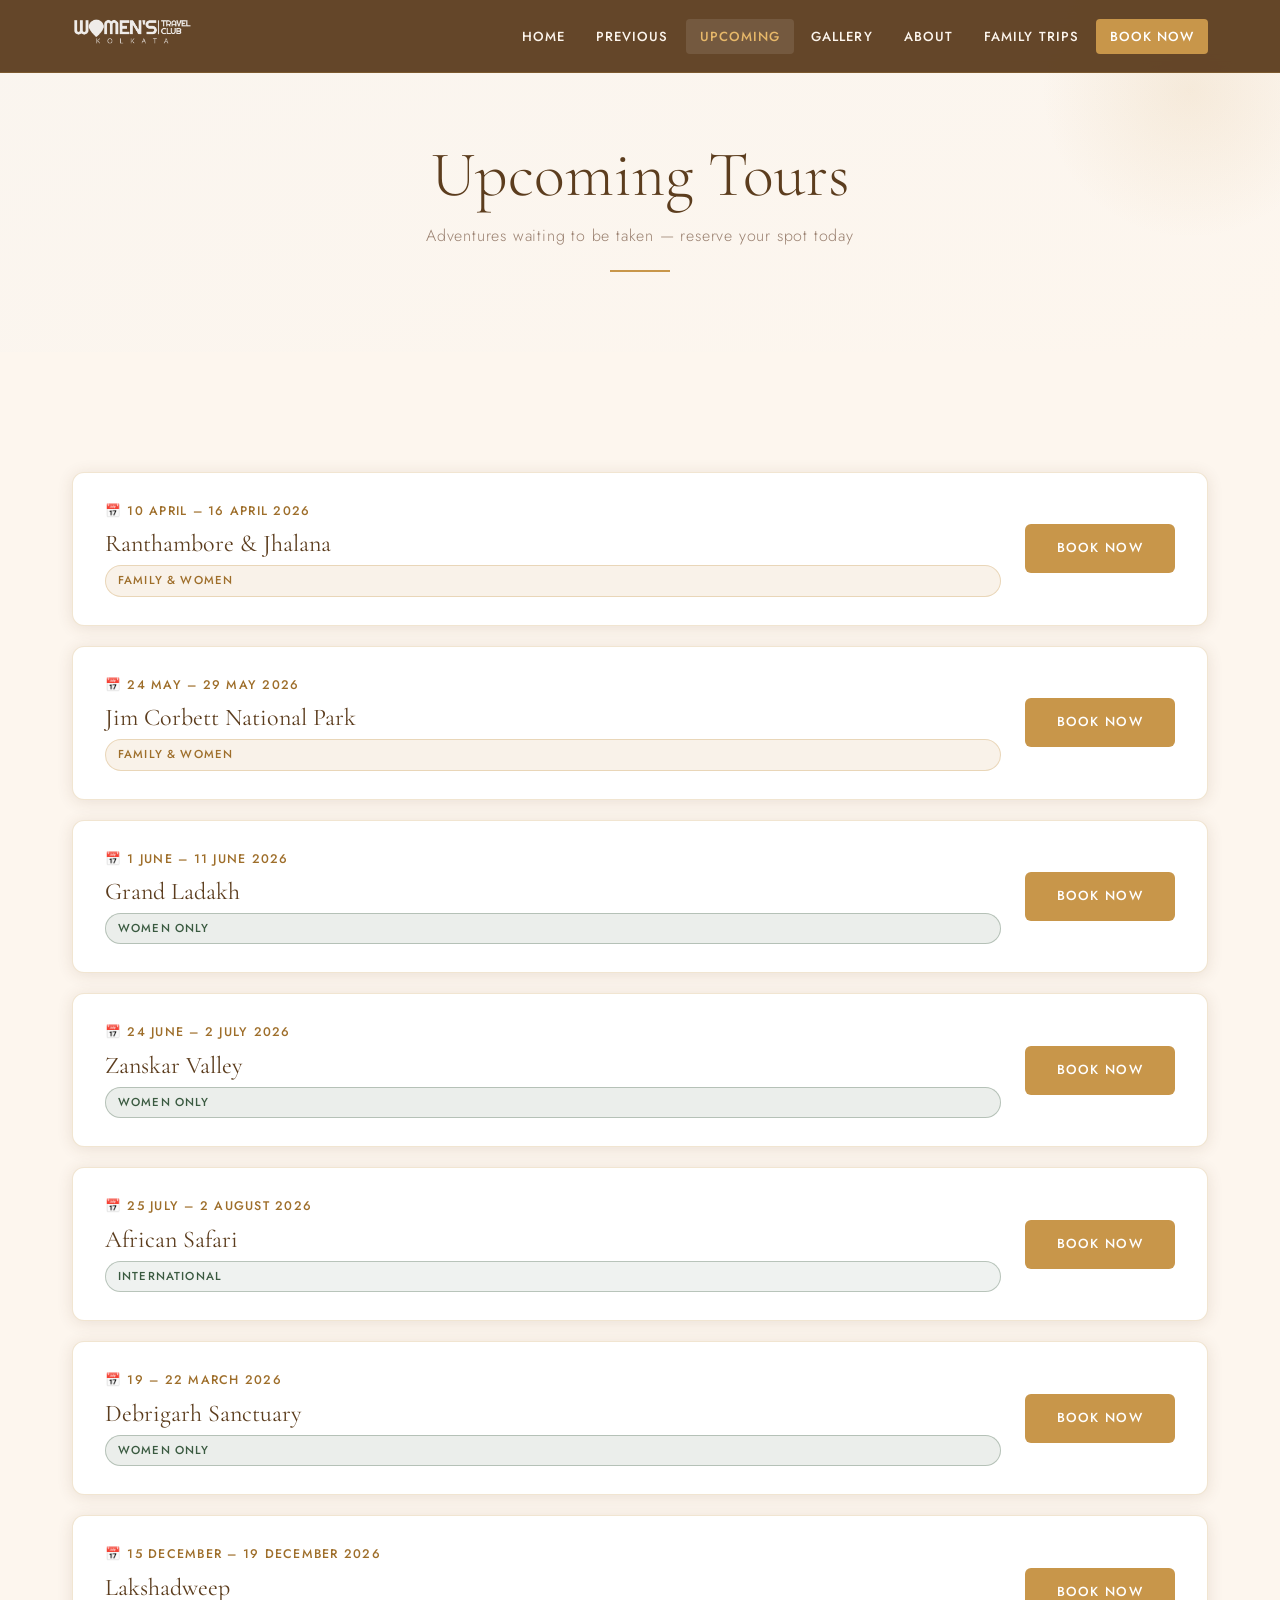
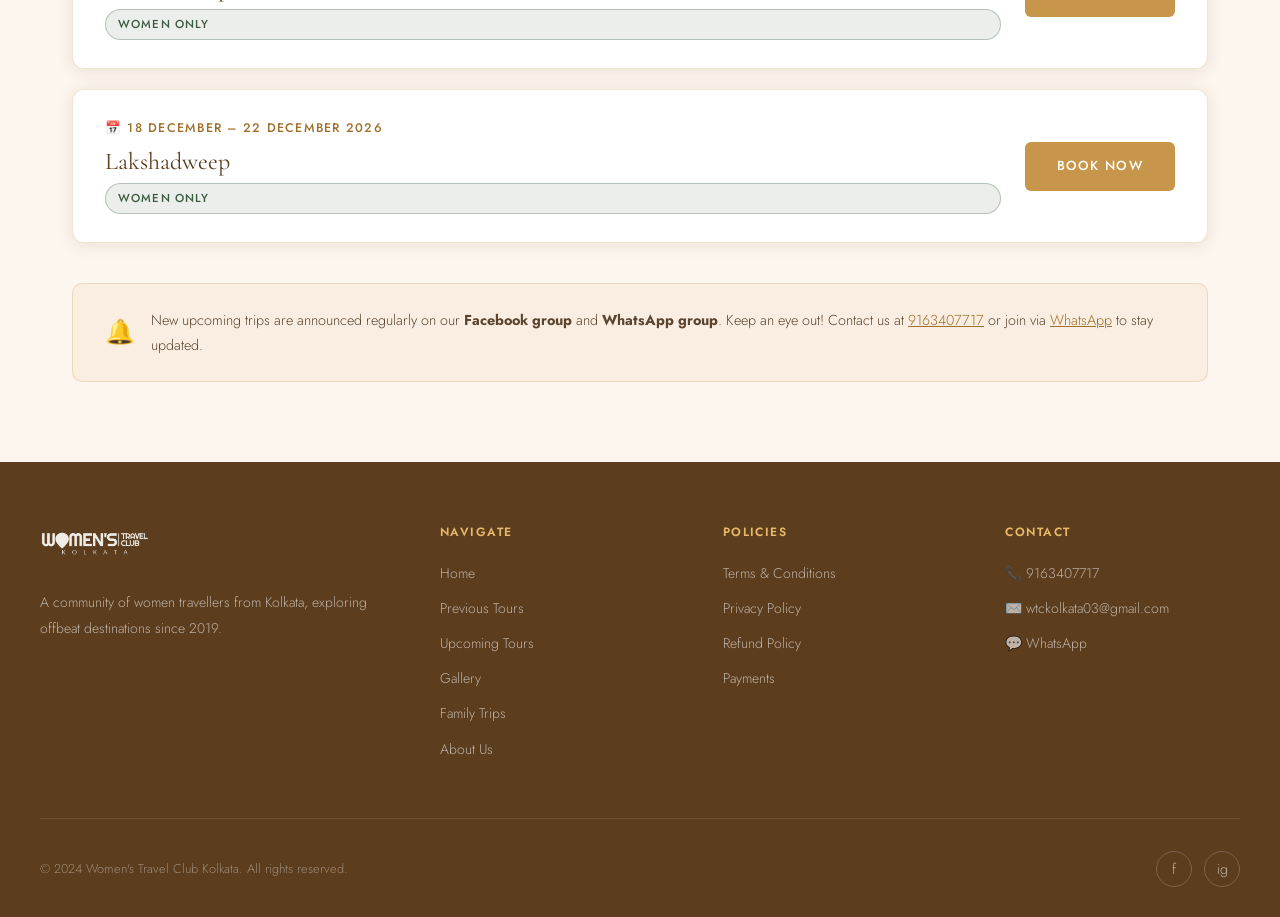
<file: upcoming_tours.html>
<!DOCTYPE html>
<html lang="en">
<head>
  <meta charset="UTF-8" />
  <meta name="viewport" content="width=device-width, initial-scale=1.0" />
  <title>Upcoming Tours – Women's Travel Club Kolkata</title>
  <link rel="stylesheet" href="style.css" />
  <style>
    .tours-list { display: flex; flex-direction: column; gap: 1.25rem; margin-top: 2.5rem; }
    .tour-row {
      background: white;
      border: 1px solid var(--border);
      border-radius: 12px;
      padding: 1.75rem 2rem;
      display: grid;
      grid-template-columns: 1fr auto;
      align-items: center;
      gap: 1.5rem;
      box-shadow: 0 2px 16px var(--shadow);
      transition: transform 0.3s, box-shadow 0.3s;
    }
    .tour-row:hover { transform: translateX(4px); box-shadow: 0 8px 30px var(--shadow); }
    .tour-row-left { display: flex; flex-direction: column; gap: 0.5rem; }
    .tour-row-date {
      font-size: 0.78rem;
      font-weight: 500;
      letter-spacing: 0.1em;
      text-transform: uppercase;
      color: var(--gold-dark);
      display: flex; align-items: center; gap: 0.4rem;
    }
    .tour-row-name {
      font-family: 'Cormorant Garamond', serif;
      font-size: 1.5rem;
      font-weight: 400;
      color: var(--brown);
      line-height: 1.15;
    }
    .tour-row-right { text-align: right; }
    .notice-box {
      background: rgba(200,150,74,0.08);
      border: 1px solid var(--border);
      border-radius: 10px;
      padding: 1.5rem 2rem;
      margin-top: 2.5rem;
      display: flex;
      align-items: center;
      gap: 1rem;
      font-size: 0.9rem;
      color: var(--text-mid);
    }
    .notice-box .icon { font-size: 1.5rem; }
    .fade-in { opacity: 0; transform: translateY(20px); transition: opacity 0.6s, transform 0.6s; }
    .fade-in.visible { opacity: 1; transform: none; }
    @media (max-width: 600px) {
      .tour-row { grid-template-columns: 1fr; }
      .tour-row-right { text-align: left; }
    }
  </style>
</head>
<body>
<nav>
  <div class="nav-inner">
    <a class="nav-logo" href="index.html"><img src="logo.png" alt="Women's Travel Club Kolkata" /></a>
    <ul class="nav-links">
      <li><a href="index.html">Home</a></li>
      <li><a href="previous_tours.html">Previous</a></li>
      <li><a href="upcoming_tours.html">Upcoming</a></li>
      <li><a href="gallery.html">Gallery</a></li>
      <li><a href="about.html">About</a></li>
      <li><a href="family.html">Family Trips</a></li>
      <li><a href="payments.html" class="nav-cta">Book Now</a></li>
    </ul>
    <div class="hamburger"><span></span><span></span><span></span></div>
  </div>
</nav>

<div class="page-header">
  <h1>Upcoming Tours</h1>
  <p class="subtitle">Adventures waiting to be taken — reserve your spot today</p>
  <span class="header-rule"></span>
</div>

<div class="section fade-in">
  <div class="tours-list">

    <div class="tour-row">
      <div class="tour-row-left">
        <div class="tour-row-date">📅 10 April – 16 April 2026</div>
        <div class="tour-row-name">Ranthambore &amp; Jhalana</div>
        <span class="badge">Family &amp; Women</span>
      </div>
      <div class="tour-row-right">
        <a href="payments.html" class="btn btn-primary">Book Now</a>
      </div>
    </div>

    <div class="tour-row">
      <div class="tour-row-left">
        <div class="tour-row-date">📅 24 May – 29 May 2026</div>
        <div class="tour-row-name">Jim Corbett National Park</div>
        <span class="badge">Family &amp; Women</span>
      </div>
      <div class="tour-row-right">
        <a href="payments.html" class="btn btn-primary">Book Now</a>
      </div>
    </div>

    <div class="tour-row">
      <div class="tour-row-left">
        <div class="tour-row-date">📅 1 June – 11 June 2026</div>
        <div class="tour-row-name">Grand Ladakh</div>
        <span class="badge green">Women Only</span>
      </div>
      <div class="tour-row-right">
        <a href="payments.html" class="btn btn-primary">Book Now</a>
      </div>
    </div>

    <div class="tour-row">
      <div class="tour-row-left">
        <div class="tour-row-date">📅 24 June – 2 July 2026</div>
        <div class="tour-row-name">Zanskar Valley</div>
        <span class="badge green">Women Only</span>
      </div>
      <div class="tour-row-right">
        <a href="payments.html" class="btn btn-primary">Book Now</a>
      </div>
    </div>

    <div class="tour-row">
      <div class="tour-row-left">
        <div class="tour-row-date">📅 25 July – 2 August 2026</div>
        <div class="tour-row-name">African Safari</div>
        <span class="badge" style="background:rgba(58,90,64,0.08);color:#3a5a40;border-color:rgba(58,90,64,0.3);">International</span>
      </div>
      <div class="tour-row-right">
        <a href="payments.html" class="btn btn-primary">Book Now</a>
      </div>
    </div>

    <div class="tour-row">
      <div class="tour-row-left">
        <div class="tour-row-date">📅 19 – 22 March 2026</div>
        <div class="tour-row-name">Debrigarh Sanctuary</div>
        <span class="badge green">Women Only</span>
      </div>
      <div class="tour-row-right">
        <a href="payments.html" class="btn btn-primary">Book Now</a>
      </div>
    </div>

    <div class="tour-row">
      <div class="tour-row-left">
        <div class="tour-row-date">📅 15 December – 19 December 2026</div>
        <div class="tour-row-name">Lakshadweep</div>
        <span class="badge green">Women Only</span>
      </div>
      <div class="tour-row-right">
        <a href="payments.html" class="btn btn-primary">Book Now</a>
      </div>
    </div>

    <div class="tour-row">
      <div class="tour-row-left">
        <div class="tour-row-date">📅 18 December – 22 December 2026</div>
        <div class="tour-row-name">Lakshadweep</div>
        <span class="badge green">Women Only</span>
      </div>
      <div class="tour-row-right">
        <a href="payments.html" class="btn btn-primary">Book Now</a>
      </div>
    </div>

  </div>

  <div class="notice-box fade-in">
    <div class="icon">🔔</div>
    <div>New upcoming trips are announced regularly on our <strong>Facebook group</strong> and <strong>WhatsApp group</strong>. Keep an eye out! Contact us at <a href="tel:9163407717" style="color:var(--gold-dark);">9163407717</a> or join via <a href="https://wa.me/qr/R7JCJQOXOACNO1" target="_blank" style="color:var(--gold-dark);">WhatsApp</a> to stay updated.</div>
  </div>
</div>

<footer>
  <div class="footer-inner">
    <div class="footer-grid">
      <div class="footer-logo">
        <img src="logo.png" alt="WTC Kolkata" />
        <p>A community of women travellers from Kolkata, exploring offbeat destinations since 2019.</p>
      </div>
      <div class="footer-col">
        <h4>Navigate</h4>
        <ul>
          <li><a href="index.html">Home</a></li>
          <li><a href="previous_tours.html">Previous Tours</a></li>
          <li><a href="upcoming_tours.html">Upcoming Tours</a></li>
          <li><a href="gallery.html">Gallery</a></li>
          <li><a href="family.html">Family Trips</a></li>
          <li><a href="about.html">About Us</a></li>
        </ul>
      </div>
      <div class="footer-col">
        <h4>Policies</h4>
        <ul>
          <li><a href="tandc.html">Terms &amp; Conditions</a></li>
          <li><a href="privacy.html">Privacy Policy</a></li>
          <li><a href="refund.html">Refund Policy</a></li>
          <li><a href="payments.html">Payments</a></li>
        </ul>
      </div>
      <div class="footer-col">
        <h4>Contact</h4>
        <ul>
          <li><a href="tel:9163407717">📞 9163407717</a></li>
          <li><a href="mailto:wtckolkata03@gmail.com">✉️ wtckolkata03@gmail.com</a></li>
          <li><a href="https://wa.me/qr/R7JCJQOXOACNO1" target="_blank">💬 WhatsApp</a></li>
        </ul>
      </div>
    </div>
    <div class="footer-bottom">
      <span>© 2024 Women's Travel Club Kolkata. All rights reserved.</span>
      <div class="footer-social">
        <a class="social-link" href="https://www.facebook.com/share/g/15WhLAve8J" target="_blank">f</a>
        <a class="social-link" href="#">ig</a>
      </div>
    </div>
  </div>
</footer>
<script src="main.js"></script>
</body>
</html>
</file>
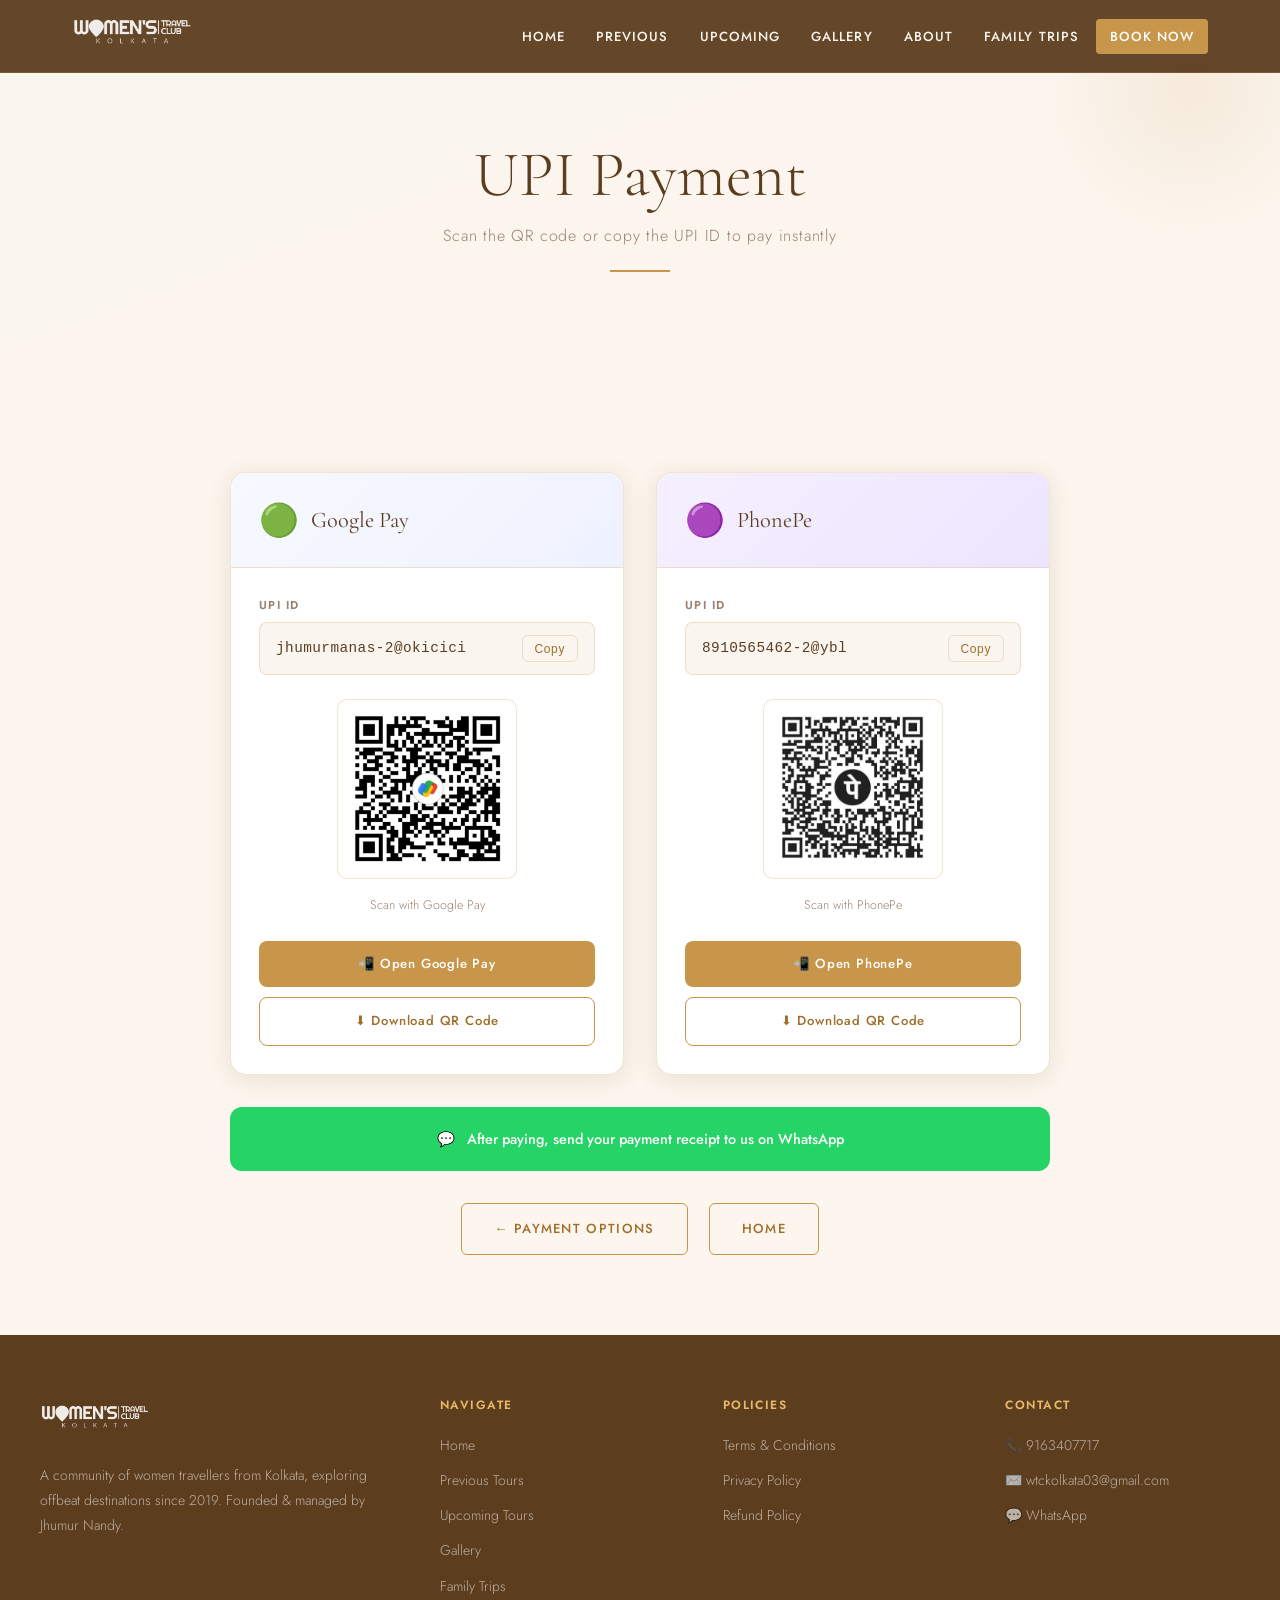
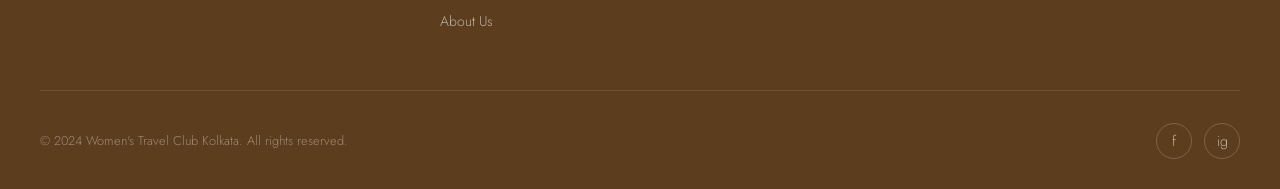
<file: upi.html>
<!DOCTYPE html>
<html lang="en">
<head>
  <meta charset="UTF-8" />
  <meta name="viewport" content="width=device-width, initial-scale=1.0" />
  <title>UPI Payment – Women's Travel Club Kolkata</title>
  <link rel="stylesheet" href="style.css" />
  <style>
    .upi-grid {
      display: grid;
      grid-template-columns: 1fr 1fr;
      gap: 2rem;
      max-width: 820px;
      margin: 2.5rem auto 0;
    }
    .upi-card {
      background: white;
      border: 1px solid var(--border);
      border-radius: 16px;
      overflow: hidden;
      box-shadow: 0 4px 24px var(--shadow);
      transition: 0.3s;
    }
    .upi-card:hover { transform: translateY(-4px); box-shadow: 0 16px 48px var(--shadow); }
    .upi-card-header {
      padding: 1.25rem 1.75rem;
      display: flex;
      align-items: center;
      gap: 0.75rem;
      border-bottom: 1px solid var(--border);
    }
    .upi-card-header.gpay { background: linear-gradient(135deg, #f8f9ff, #eef1ff); }
    .upi-card-header.phonepe { background: linear-gradient(135deg, #f5f0ff, #ede5ff); }
    .upi-app-icon { font-size: 2rem; }
    .upi-app-name {
      font-family: 'Cormorant Garamond', serif;
      font-size: 1.4rem;
      font-weight: 400;
      color: var(--brown);
    }
    .upi-card-body { padding: 1.75rem; }
    .upi-label {
      font-size: 0.72rem;
      font-weight: 600;
      letter-spacing: 0.12em;
      text-transform: uppercase;
      color: var(--text-light);
      margin-bottom: 0.4rem;
    }
    .upi-id-row {
      display: flex;
      align-items: center;
      gap: 0.5rem;
      background: var(--warm-white);
      border: 1px solid var(--border);
      border-radius: 8px;
      padding: 0.75rem 1rem;
      margin-bottom: 1.5rem;
    }
    .upi-id-text {
      flex: 1;
      font-size: 0.9rem;
      font-weight: 500;
      color: var(--brown);
      font-family: monospace;
      letter-spacing: 0.03em;
    }
    .copy-btn {
      background: none;
      border: 1px solid var(--border);
      border-radius: 6px;
      padding: 0.35rem 0.75rem;
      font-size: 0.75rem;
      font-weight: 500;
      color: var(--gold-dark);
      cursor: pointer;
      transition: 0.2s;
      letter-spacing: 0.05em;
    }
    .copy-btn:hover { background: var(--gold); color: white; border-color: var(--gold); }
    .copy-btn.copied { background: #27ae60; color: white; border-color: #27ae60; }
    .qr-container {
      text-align: center;
      margin-bottom: 1.5rem;
    }
    .qr-container img {
      width: 180px;
      height: 180px;
      object-fit: contain;
      border-radius: 10px;
      border: 1px solid var(--border);
      padding: 0.5rem;
      background: white;
    }
    .upi-actions { display: flex; flex-direction: column; gap: 0.65rem; }
    .upi-btn {
      display: flex;
      align-items: center;
      justify-content: center;
      gap: 0.5rem;
      padding: 0.75rem 1rem;
      border-radius: 8px;
      font-size: 0.82rem;
      font-weight: 500;
      letter-spacing: 0.06em;
      text-decoration: none;
      transition: 0.2s;
      border: none;
      cursor: pointer;
      width: 100%;
    }
    .upi-btn-primary { background: var(--gold); color: white; }
    .upi-btn-primary:hover { background: var(--gold-dark); }
    .upi-btn-outline { background: white; color: var(--gold-dark); border: 1.5px solid var(--gold); }
    .upi-btn-outline:hover { background: var(--gold); color: white; }
    .whatsapp-strip {
      max-width: 820px;
      margin: 2rem auto 0;
      background: #25D366;
      border-radius: 12px;
      padding: 1.25rem 2rem;
      display: flex;
      align-items: center;
      justify-content: center;
      gap: 0.75rem;
      text-decoration: none;
      transition: 0.2s;
    }
    .whatsapp-strip:hover { background: #1ebe5c; transform: translateY(-2px); }
    .whatsapp-strip span { font-size: 0.9rem; font-weight: 500; color: white; }
    .back-row { text-align: center; margin-top: 2rem; }
    @media (max-width: 650px) { .upi-grid { grid-template-columns: 1fr; } }
  </style>
</head>
<body>
<nav>
  <div class="nav-inner">
    <a class="nav-logo" href="index.html"><img src="logo.png" alt="Women's Travel Club Kolkata" /></a>
    <ul class="nav-links">
      <li><a href="index.html">Home</a></li>
      <li><a href="previous_tours.html">Previous</a></li>
      <li><a href="upcoming_tours.html">Upcoming</a></li>
      <li><a href="gallery.html">Gallery</a></li>
      <li><a href="about.html">About</a></li>
      <li><a href="family.html">Family Trips</a></li>
      <li><a href="payments.html" class="nav-cta">Book Now</a></li>
    </ul>
    <div class="hamburger"><span></span><span></span><span></span></div>
  </div>
</nav>

<div class="page-header">
  <h1>UPI Payment</h1>
  <p class="subtitle">Scan the QR code or copy the UPI ID to pay instantly</p>
  <span class="header-rule"></span>
</div>

<div class="section">
  <div class="upi-grid">

    <!-- Google Pay -->
    <div class="upi-card">
      <div class="upi-card-header gpay">
        <span class="upi-app-icon">🟢</span>
        <span class="upi-app-name">Google Pay</span>
      </div>
      <div class="upi-card-body">
        <div class="upi-label">UPI ID</div>
        <div class="upi-id-row">
          <span class="upi-id-text" id="gpay-id">jhumurmanas-2@okicici</span>
          <button class="copy-btn" onclick="copyUPI('gpay-id', this)">Copy</button>
        </div>
        <div class="qr-container">
          <img src="gpqr.jpg" alt="Google Pay QR Code" />
          <div style="font-size:0.78rem;color:var(--text-light);margin-top:0.5rem;">Scan with Google Pay</div>
        </div>
        <div class="upi-actions">
          <a href="intent://scan/#Intent;scheme=upi;package=com.google.android.apps.nbu.paisa.user;end;" class="upi-btn upi-btn-primary">
            📲 Open Google Pay
          </a>
          <a href="gpqr.jpg" download class="upi-btn upi-btn-outline">
            ⬇ Download QR Code
          </a>
        </div>
      </div>
    </div>

    <!-- PhonePe -->
    <div class="upi-card">
      <div class="upi-card-header phonepe">
        <span class="upi-app-icon">🟣</span>
        <span class="upi-app-name">PhonePe</span>
      </div>
      <div class="upi-card-body">
        <div class="upi-label">UPI ID</div>
        <div class="upi-id-row">
          <span class="upi-id-text" id="phonepe-id">8910565462-2@ybl</span>
          <button class="copy-btn" onclick="copyUPI('phonepe-id', this)">Copy</button>
        </div>
        <div class="qr-container">
          <img src="ppqr.jpg" alt="PhonePe QR Code" />
          <div style="font-size:0.78rem;color:var(--text-light);margin-top:0.5rem;">Scan with PhonePe</div>
        </div>
        <div class="upi-actions">
          <a href="phonepe://upi" class="upi-btn upi-btn-primary">
            📲 Open PhonePe
          </a>
          <a href="ppqr.jpg" download class="upi-btn upi-btn-outline">
            ⬇ Download QR Code
          </a>
        </div>
      </div>
    </div>

  </div>

  <a href="https://wa.me/9163407717?text=Hi%2C%20I%20have%20completed%20my%20UPI%20payment%20for%20a%20WTC%20trip.%20Please%20find%20my%20receipt%20attached." target="_blank" class="whatsapp-strip">
    <span>💬</span>
    <span>After paying, send your payment receipt to us on WhatsApp</span>
  </a>

  <div class="back-row">
    <a href="payments.html" class="btn btn-outline" style="margin-right:1rem;">← Payment Options</a>
    <a href="index.html" class="btn btn-outline">Home</a>
  </div>
</div>

<footer>
  <div class="footer-inner">
    <div class="footer-grid">
      <div class="footer-logo">
        <img src="logo.png" alt="WTC Kolkata" />
        <p>A community of women travellers from Kolkata, exploring offbeat destinations since 2019. Founded &amp; managed by Jhumur Nandy.</p>
      </div>
      <div class="footer-col">
        <h4>Navigate</h4>
        <ul>
          <li><a href="index.html">Home</a></li>
          <li><a href="previous_tours.html">Previous Tours</a></li>
          <li><a href="upcoming_tours.html">Upcoming Tours</a></li>
          <li><a href="gallery.html">Gallery</a></li>
          <li><a href="family.html">Family Trips</a></li>
          <li><a href="about.html">About Us</a></li>
        </ul>
      </div>
      <div class="footer-col">
        <h4>Policies</h4>
        <ul>
          <li><a href="tandc.html">Terms &amp; Conditions</a></li>
          <li><a href="privacy.html">Privacy Policy</a></li>
          <li><a href="refund.html">Refund Policy</a></li>
        </ul>
      </div>
      <div class="footer-col">
        <h4>Contact</h4>
        <ul>
          <li><a href="tel:9163407717">📞 9163407717</a></li>
          <li><a href="mailto:wtckolkata03@gmail.com">✉️ wtckolkata03@gmail.com</a></li>
          <li><a href="https://wa.me/qr/R7JCJQOXOACNO1" target="_blank">💬 WhatsApp</a></li>
        </ul>
      </div>
    </div>
    <div class="footer-bottom">
      <span>© 2024 Women's Travel Club Kolkata. All rights reserved.</span>
      <div class="footer-social">
        <a class="social-link" href="https://www.facebook.com/share/g/15WhLAve8J" target="_blank">f</a>
        <a class="social-link" href="#">ig</a>
      </div>
    </div>
  </div>
</footer>

<script src="main.js"></script>
<script>
  function copyUPI(id, btn) {
    const text = document.getElementById(id).textContent;
    navigator.clipboard.writeText(text).then(() => {
      btn.textContent = '✓ Copied!';
      btn.classList.add('copied');
      setTimeout(() => {
        btn.textContent = 'Copy';
        btn.classList.remove('copied');
      }, 2000);
    });
  }
</script>
</body>
</html>
</file>
<file: style.css>
@import url('https://fonts.googleapis.com/css2?family=Cormorant+Garamond:ital,wght@0,300;0,400;0,600;1,300;1,400&family=Jost:wght@300;400;500;600&display=swap');

:root {
  --cream: #fdf6ee;
  --warm-white: #faf5ef;
  --gold: #c8964a;
  --gold-light: #e8b96a;
  --gold-dark: #9e6e2a;
  --brown: #5c3d1e;
  --brown-light: #8b6340;
  --forest: #3a5a40;
  --forest-light: #5a7a60;
  --text-dark: #2a1f14;
  --text-mid: #5c4530;
  --text-light: #9a8070;
  --border: rgba(200, 150, 74, 0.25);
  --shadow: rgba(92, 61, 30, 0.12);
}

*, *::before, *::after { box-sizing: border-box; margin: 0; padding: 0; }

html { scroll-behavior: smooth; }

body {
  font-family: 'Jost', sans-serif;
  background: var(--cream);
  color: var(--text-dark);
  font-weight: 300;
  line-height: 1.7;
  overflow-x: hidden;
}

/* ── NAVBAR ── */
nav {
  position: fixed;
  top: 0; left: 0; right: 0;
  z-index: 1000;
  background: rgba(92, 61, 30, 0.95); /* translucent version of var(--brown) */
  backdrop-filter: blur(12px);
  border-bottom: 1px solid var(--border);
  transition: box-shadow 0.3s;
}
 nav.scrolled { box-shadow: 0 4px 30px var(--shadow); }

.nav-inner {
  max-width: 1200px;
  margin: 0 auto;
  padding: 0 2rem;
  display: flex;
  align-items: center;
  justify-content: space-between;
  height: 72px;
}

.nav-logo img {
  height: 48px;
  width: auto;
  object-fit: contain;
  filter: brightness(0) invert(1) opacity(0.9);
}

.nav-links {
  display: flex;
  gap: 0.25rem;
  list-style: none;
}

.nav-links a {
  font-family: 'Jost', sans-serif;
  font-weight: 500;
  font-size: 0.82rem;
  letter-spacing: 0.08em;
  text-transform: uppercase;
  color: var(--cream);
  text-decoration: none;
  padding: 0.5rem 0.85rem;
  border-radius: 4px;
  transition: color 0.2s, background 0.2s;
}
.nav-links a:hover, .nav-links a.active {
  color: var(--gold-light);
  background: rgba(255, 255, 255, 0.1);
}

.nav-cta {
  background: var(--gold) !important;
  color: white !important;
  border-radius: 4px;
}
.nav-cta:hover { background: var(--gold-dark) !important; }

/* Hamburger */
.hamburger {
  display: none;
  flex-direction: column;
  gap: 5px;
  cursor: pointer;
  padding: 4px;
}
.hamburger span {
  display: block;
  width: 24px; height: 2px;
  background: var(--cream);
  transition: 0.3s;
}

/* ── PAGE HEADER ── */
.page-header {
  padding: 140px 2rem 80px;
  text-align: center;
  background: linear-gradient(160deg, var(--warm-white) 0%, var(--cream) 100%);
  position: relative;
  overflow: hidden;
}
.page-header::before {
  content: '';
  position: absolute;
  top: -60px; right: -60px;
  width: 300px; height: 300px;
  background: radial-gradient(circle, rgba(200,150,74,0.12), transparent 70%);
  border-radius: 50%;
}

.page-header h1 {
  font-family: 'Cormorant Garamond', serif;
  font-size: clamp(2.4rem, 5vw, 4rem);
  font-weight: 300;
  color: var(--brown);
  line-height: 1.1;
}
.page-header .subtitle {
  font-size: 1rem;
  color: var(--text-light);
  margin-top: 0.75rem;
  letter-spacing: 0.05em;
}
.header-rule {
  display: block;
  width: 60px;
  height: 2px;
  background: var(--gold);
  margin: 1.25rem auto 0;
}

/* ── SECTIONS ── */
.section {
  max-width: 1200px;
  margin: 0 auto;
  padding: 80px 2rem;
}
.section-sm { padding: 60px 2rem; }

.section-title {
  font-family: 'Cormorant Garamond', serif;
  font-size: clamp(1.8rem, 3vw, 2.6rem);
  font-weight: 300;
  color: var(--brown);
  margin-bottom: 0.5rem;
}
.section-title + .rule {
  display: block;
  width: 40px; height: 2px;
  background: var(--gold);
  margin-bottom: 2rem;
}

/* ── CARDS ── */
.card {
  background: white;
  border: 1px solid var(--border);
  border-radius: 12px;
  padding: 2rem;
  transition: transform 0.3s, box-shadow 0.3s;
  box-shadow: 0 2px 16px var(--shadow);
}
.card:hover {
  transform: translateY(-4px);
  box-shadow: 0 12px 40px var(--shadow);
}

/* ── BADGE ── */
.badge {
  display: inline-block;
  font-size: 0.72rem;
  font-weight: 500;
  letter-spacing: 0.1em;
  text-transform: uppercase;
  padding: 0.3rem 0.75rem;
  border-radius: 20px;
  background: rgba(200, 150, 74, 0.12);
  color: var(--gold-dark);
  border: 1px solid rgba(200, 150, 74, 0.3);
}
.badge.green {
  background: rgba(58, 90, 64, 0.1);
  color: var(--forest);
  border-color: rgba(58, 90, 64, 0.3);
}

/* ── BUTTONS ── */
.btn {
  display: inline-block;
  font-family: 'Jost', sans-serif;
  font-size: 0.82rem;
  font-weight: 500;
  letter-spacing: 0.1em;
  text-transform: uppercase;
  text-decoration: none;
  padding: 0.85rem 2rem;
  border-radius: 6px;
  transition: 0.3s;
  cursor: pointer;
  border: none;
}
.btn-primary {
  background: var(--gold);
  color: white;
}
.btn-primary:hover { background: var(--gold-dark); transform: translateY(-2px); }
.btn-outline {
  border: 1.5px solid var(--gold);
  color: var(--gold-dark);
  background: transparent;
}
.btn-outline:hover { background: var(--gold); color: white; }

/* ── FOOTER ── */
footer {
  background: var(--brown);
  color: rgba(255,255,255,0.75);
  padding: 60px 2rem 30px;
}
.footer-inner {
  max-width: 1200px;
  margin: 0 auto;
}
.footer-grid {
  display: grid;
  grid-template-columns: 1.5fr 1fr 1fr 1fr;
  gap: 3rem;
  padding-bottom: 3rem;
  border-bottom: 1px solid rgba(255,255,255,0.1);
  margin-bottom: 2rem;
}
.footer-logo img { height: 44px; filter: brightness(0) invert(1) opacity(0.9); margin-bottom: 1rem; }
.footer-logo p { font-size: 0.875rem; line-height: 1.8; color: rgba(255,255,255,0.6); }
.footer-col h4 {
  font-family: 'Jost', sans-serif;
  font-size: 0.75rem;
  font-weight: 600;
  letter-spacing: 0.12em;
  text-transform: uppercase;
  color: var(--gold-light);
  margin-bottom: 1rem;
}
.footer-col ul { list-style: none; }
.footer-col ul li { margin-bottom: 0.5rem; }
.footer-col ul li a {
  color: rgba(255,255,255,0.6);
  text-decoration: none;
  font-size: 0.875rem;
  transition: color 0.2s;
}
.footer-col ul li a:hover { color: var(--gold-light); }
.footer-bottom {
  display: flex;
  justify-content: space-between;
  align-items: center;
  font-size: 0.8rem;
  color: rgba(255,255,255,0.4);
  flex-wrap: wrap;
  gap: 0.5rem;
}
.footer-social { display: flex; gap: 0.75rem; }
.social-link {
  width: 36px; height: 36px;
  border-radius: 50%;
  border: 1px solid rgba(255,255,255,0.2);
  display: flex; align-items: center; justify-content: center;
  color: rgba(255,255,255,0.6);
  text-decoration: none;
  font-size: 0.9rem;
  transition: 0.2s;
}
.social-link:hover { border-color: var(--gold-light); color: var(--gold-light); }

/* ── DIVIDER ── */
.ornament { text-align: center; color: var(--gold); margin: 1.5rem 0; font-size: 1.2rem; letter-spacing: 0.5rem; }

/* ── MOBILE ── */
@media (max-width: 900px) {
  .nav-links { display: none; flex-direction: column; position: absolute; top: 72px; left: 0; right: 0; background: var(--brown); padding: 1rem 2rem 2rem; border-bottom: 1px solid var(--border); }
  .nav-links.open { display: flex; }
  .hamburger { display: flex; }
  .footer-grid { grid-template-columns: 1fr 1fr; gap: 2rem; }
}
@media (max-width: 600px) {
  .footer-grid { grid-template-columns: 1fr; }
  .footer-bottom { flex-direction: column; text-align: center; }
}
</file>
